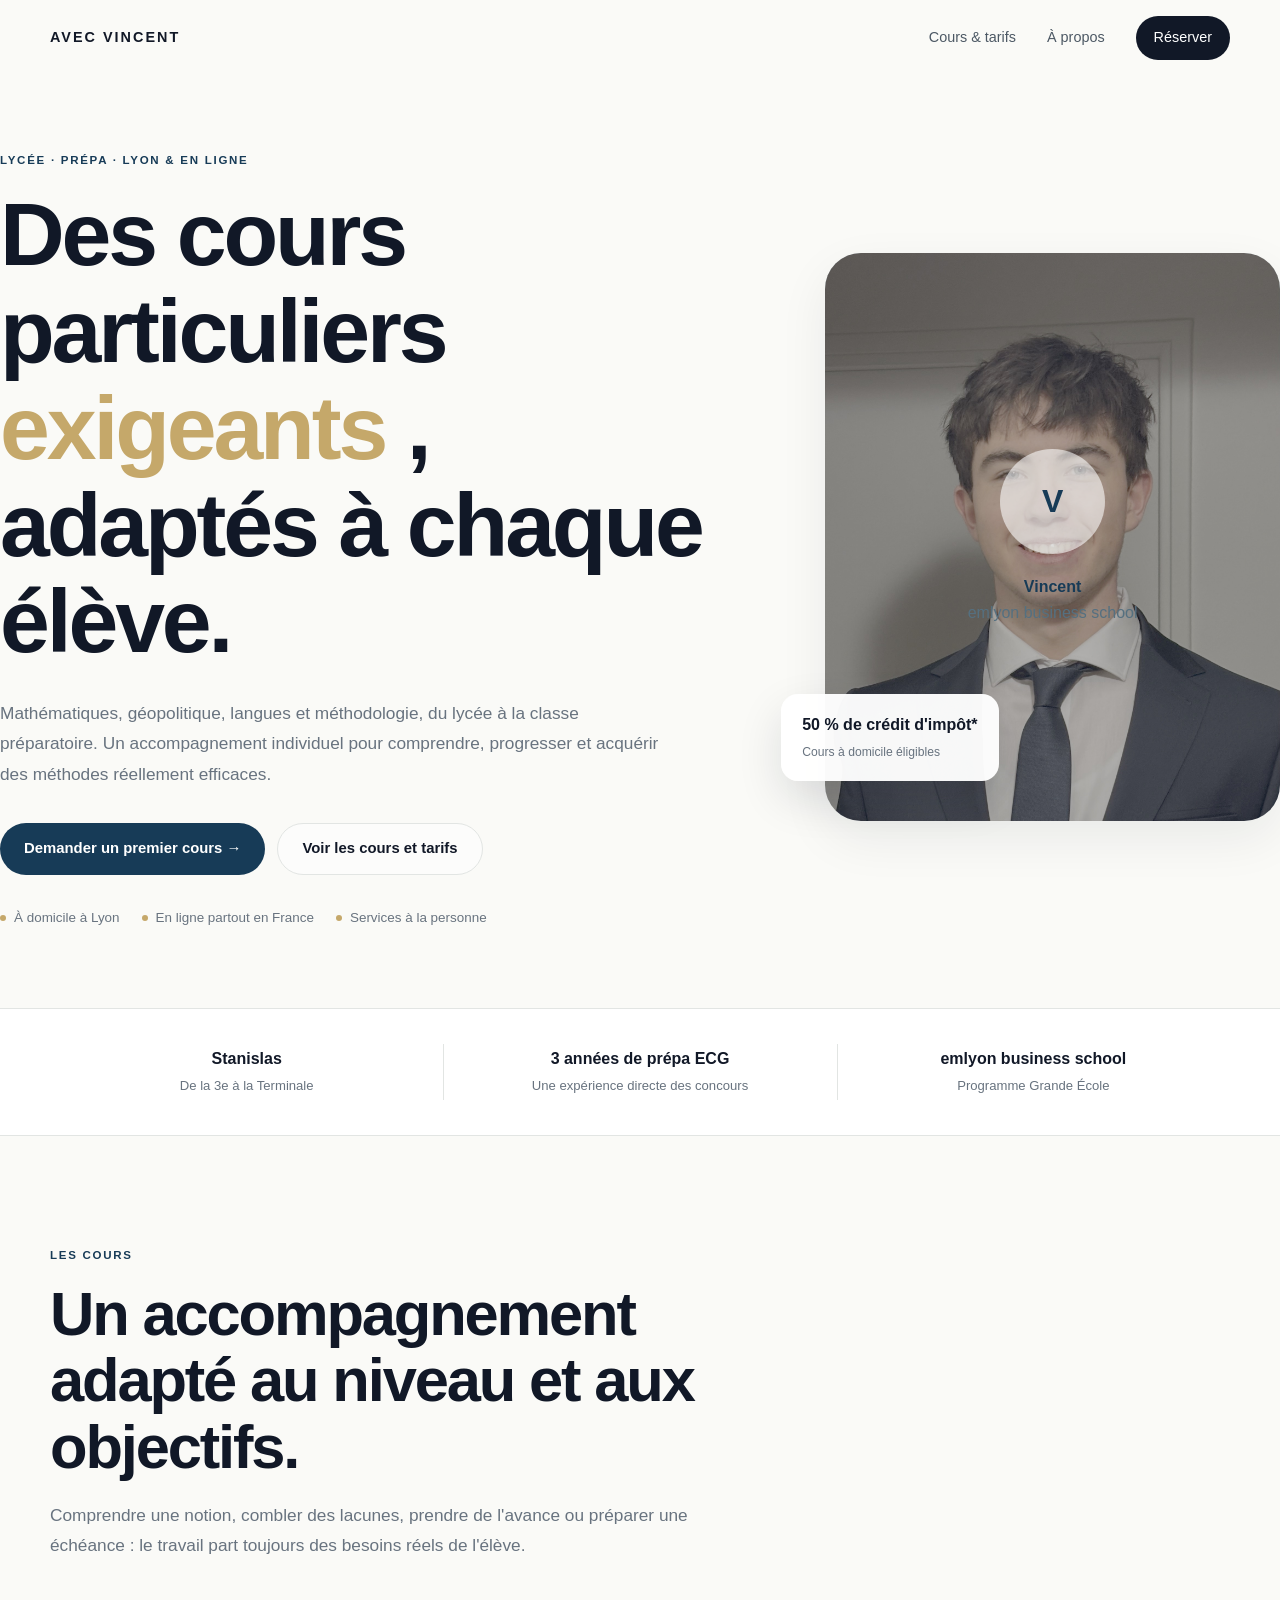
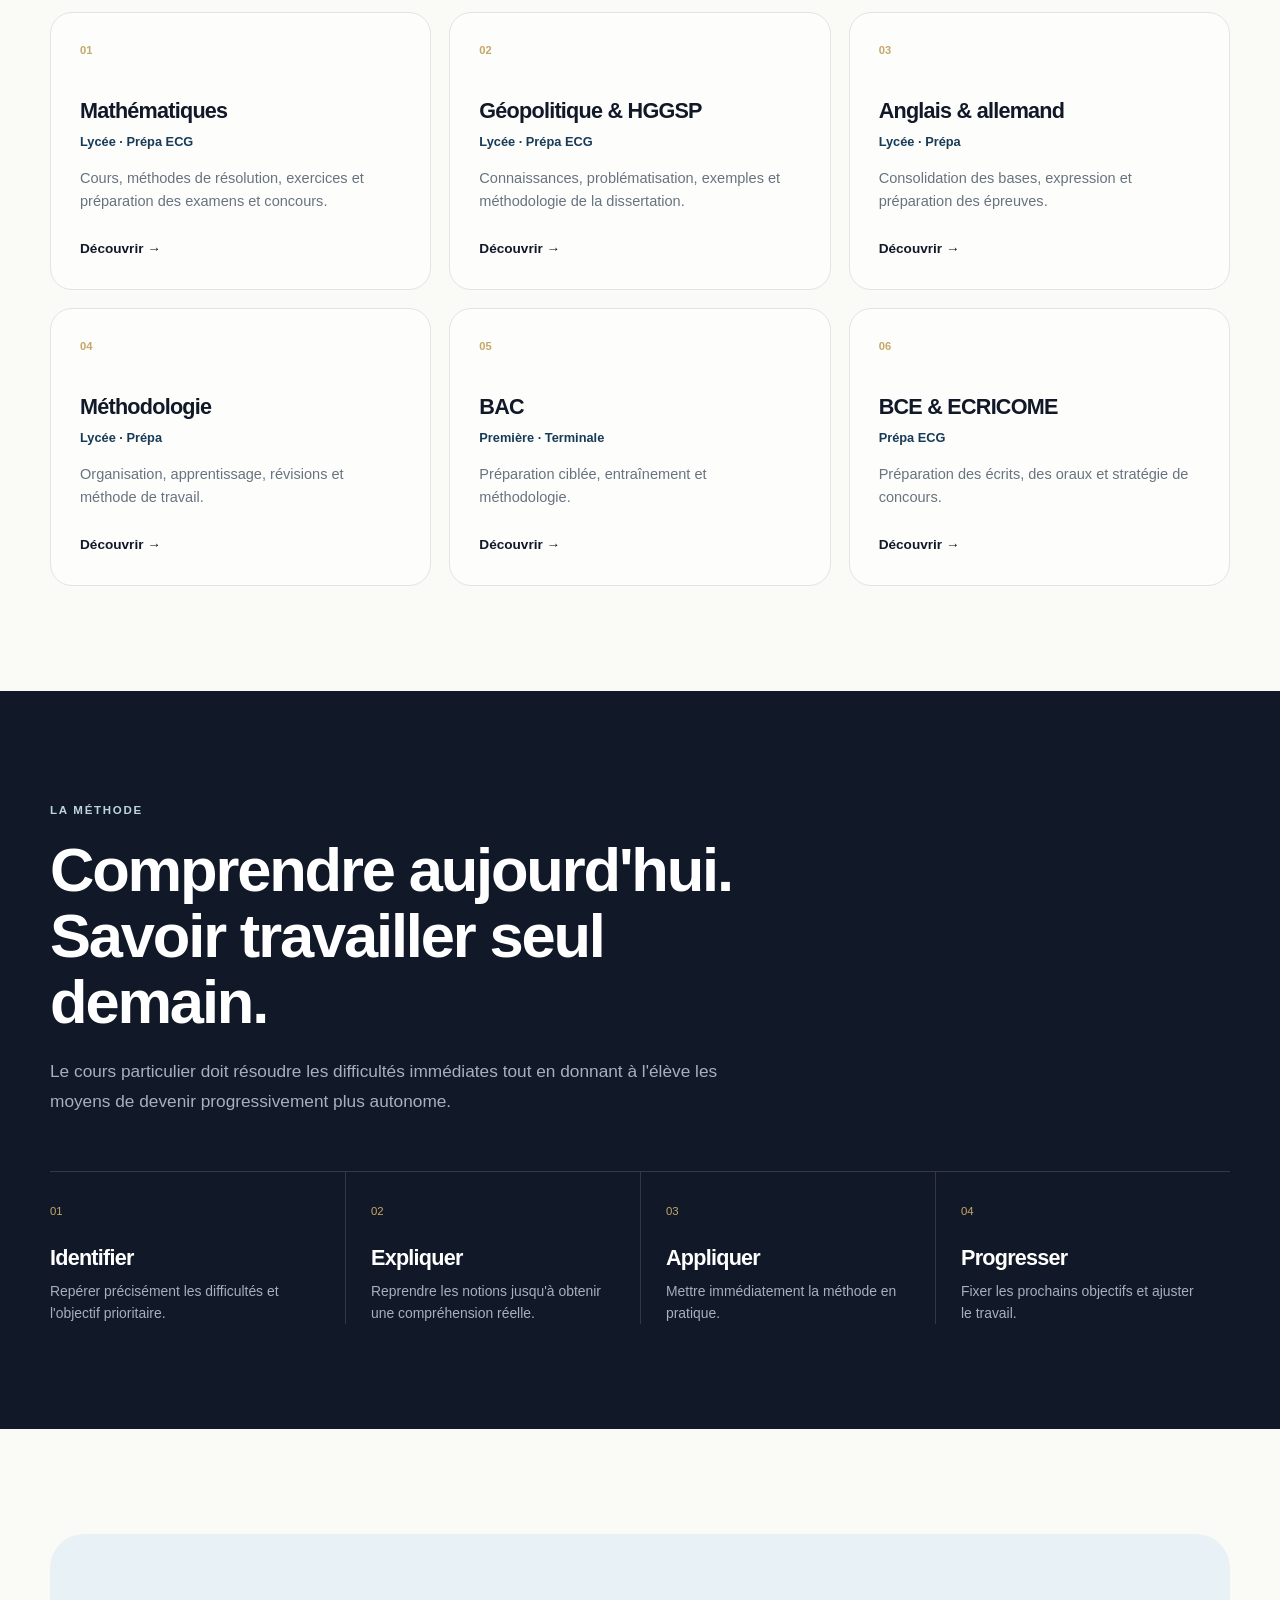
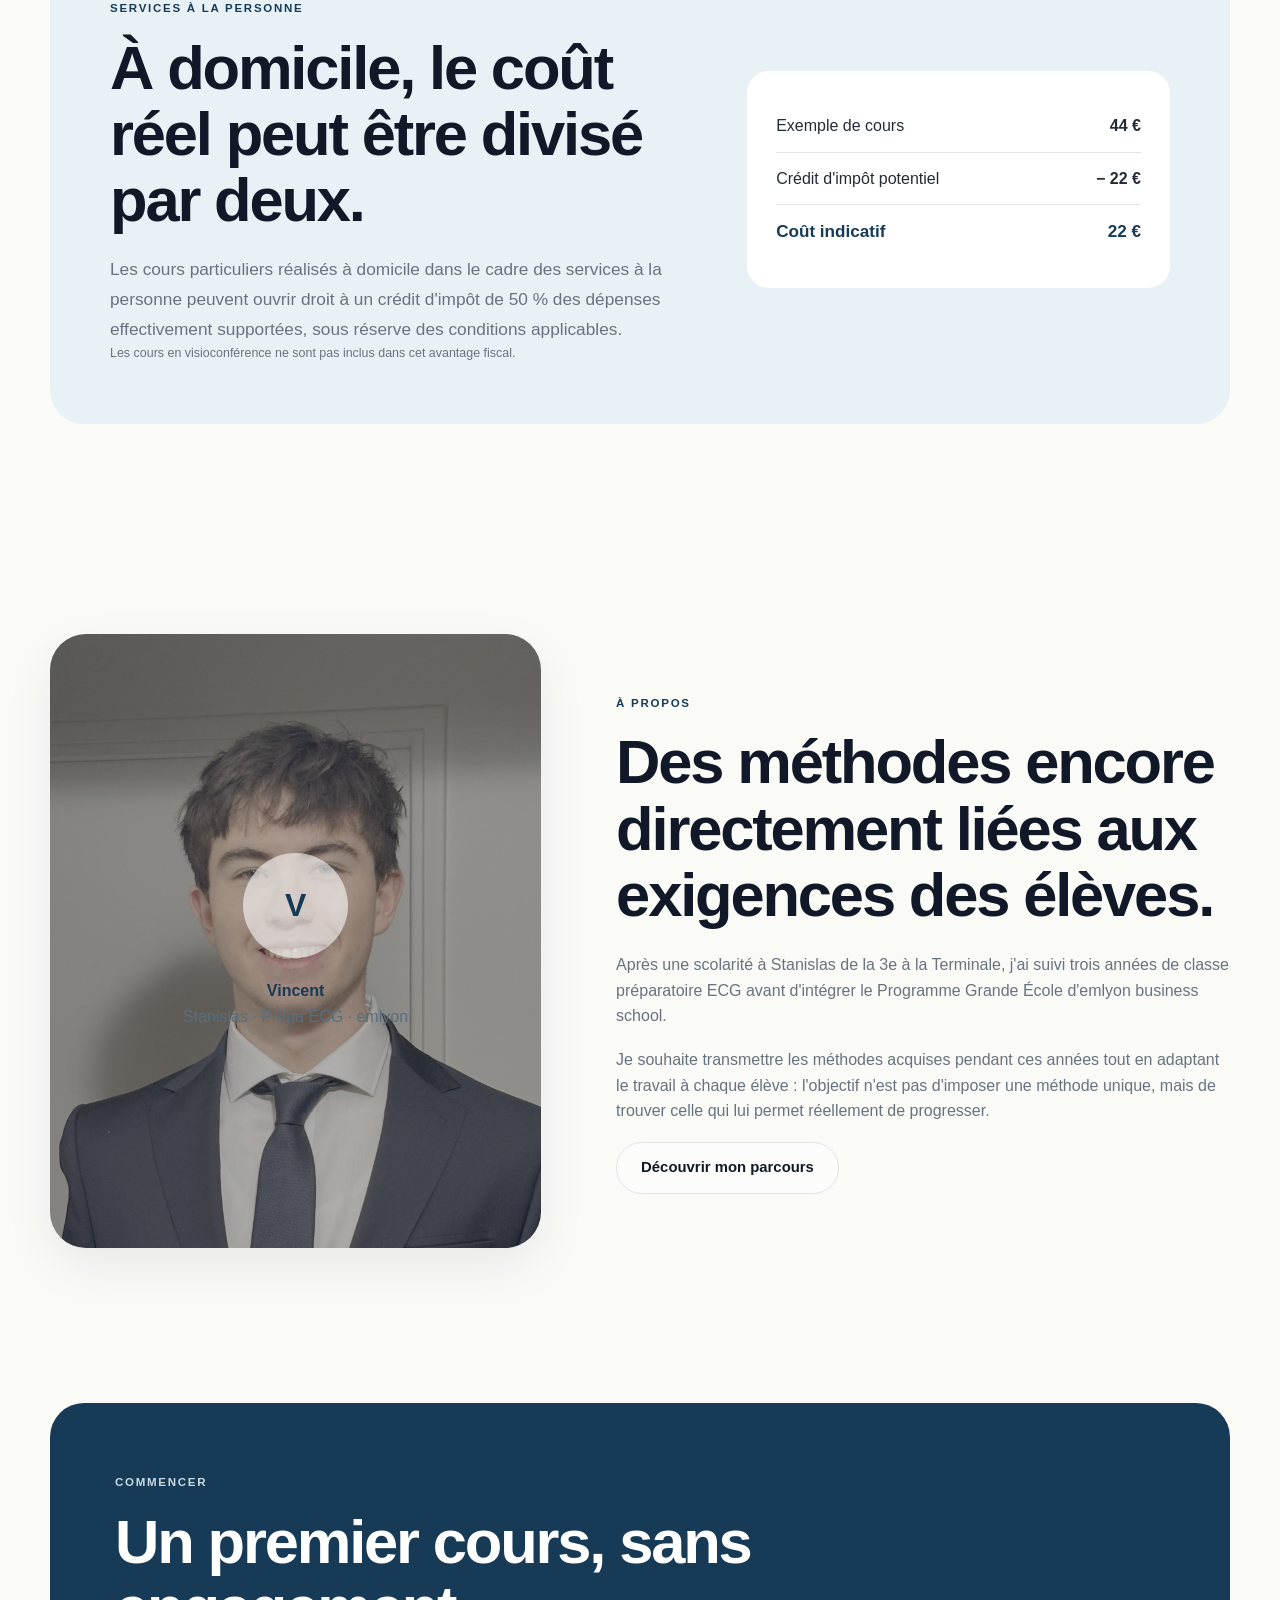
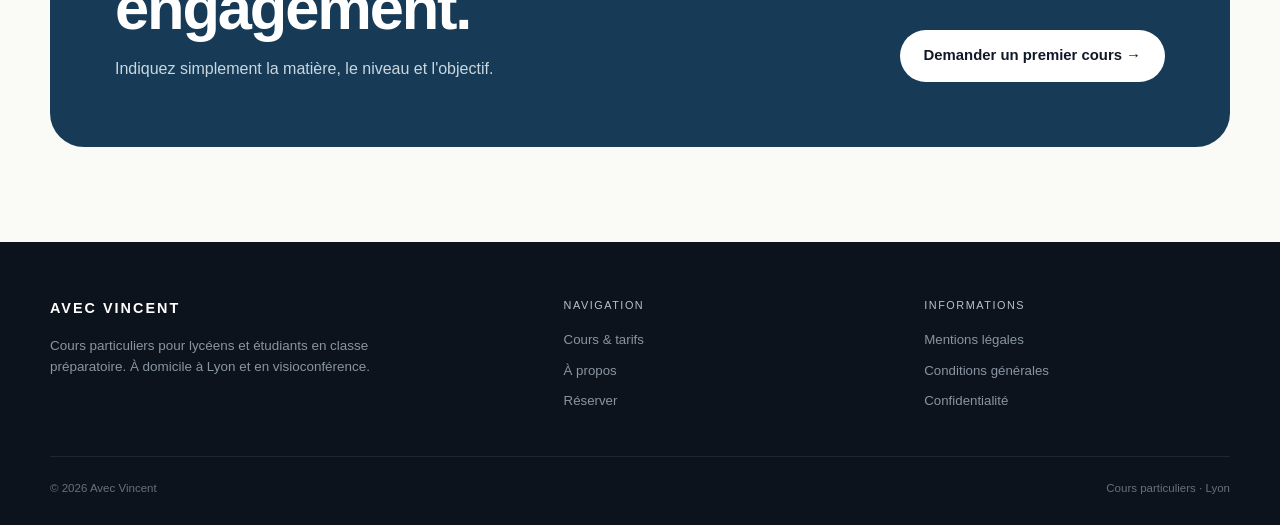
<file: index.html>
<!DOCTYPE html>

<html lang="fr">

<head>

<meta charset="UTF-8">

<meta
  name="viewport"
  content="width=device-width, initial-scale=1.0"
>

<title>
Avec Vincent — Cours particuliers lycée & prépa à Lyon
</title>

<meta
  name="description"
  content="Cours particuliers en mathématiques, géopolitique, anglais, allemand et méthodologie pour lycéens et étudiants en prépa. À Lyon ou en ligne."
>

<link rel="stylesheet" href="style.css">

</head>


<body data-page="home">


<header class="site-header">

<nav class="navbar">

<a
  href="index.html"
  class="logo"
>
AVEC VINCENT
</a>


<div class="desktop-nav">

<a
  href="cours.html"
  data-nav="cours"
>
Cours & tarifs
</a>

<a
  href="a-propos.html"
  data-nav="about"
>
À propos
</a>

<a
  href="reserver.html"
  class="nav-cta"
  data-nav="booking"
>
Réserver
</a>

</div>


<button
  class="menu-button"
  aria-label="Ouvrir le menu"
  aria-expanded="false"
>

<span></span>
<span></span>

</button>

</nav>

</header>


<div class="mobile-menu">

<a href="index.html">
Accueil
</a>

<a href="cours.html">
Cours & tarifs
</a>

<a href="a-propos.html">
À propos
</a>

<a href="reserver.html">
Réserver un cours
</a>

</div>


<main>


<section class="home-hero">

<div class="container hero-grid">


<div class="hero-content">

<span class="eyebrow">
Lycée · Prépa · Lyon & en ligne
</span>

<h1>
Des cours particuliers
<span class="gold">
exigeants
</span>,
adaptés à chaque élève.
</h1>

<p class="lead">
Mathématiques, géopolitique, langues et méthodologie,
du lycée à la classe préparatoire.
Un accompagnement individuel pour comprendre,
progresser et acquérir des méthodes réellement efficaces.
</p>


<div class="hero-actions">

<a
  href="reserver.html"
  class="button button-primary"
>
Demander un premier cours →
</a>

<a
  href="cours.html"
  class="button button-outline"
>
Voir les cours et tarifs
</a>

</div>


<div class="trust-line">

<div class="trust-item">
<span class="trust-dot"></span>
À domicile à Lyon
</div>

<div class="trust-item">
<span class="trust-dot"></span>
En ligne partout en France
</div>

<div class="trust-item">
<span class="trust-dot"></span>
Services à la personne
</div>

</div>

</div>


<div style="position:relative">

<div class="photo-card">

<div class="photo-fallback">

<div class="avatar">
V
</div>

<strong>
Vincent
</strong>

<span>
emlyon business school
</span>

</div>

<img
  class="profile-photo"
  src="images/vincent.jpeg"
  alt="Vincent — professeur particulier"
>

</div>


<div class="tax-floating">

<strong>
50 % de crédit d'impôt*
</strong>

<span>
Cours à domicile éligibles
</span>

</div>

</div>


</div>

</section>


<section class="credentials">

<div class="container credentials-grid">

<div class="credential">

<strong>
Stanislas
</strong>

<span>
De la 3e à la Terminale
</span>

</div>


<div class="credential">

<strong>
3 années de prépa ECG
</strong>

<span>
Une expérience directe des concours
</span>

</div>


<div class="credential">

<strong>
emlyon business school
</strong>

<span>
Programme Grande École
</span>

</div>

</div>

</section>


<section class="section">

<div class="container">

<div class="section-header reveal">

<span class="eyebrow">
Les cours
</span>

<h2>
Un accompagnement adapté au niveau et aux objectifs.
</h2>

<p class="lead">
Comprendre une notion, combler des lacunes,
prendre de l'avance ou préparer une échéance :
le travail part toujours des besoins réels de l'élève.
</p>

</div>


<div class="cards-3">


<article class="card reveal">

<span class="card-number">
01
</span>

<h3>
Mathématiques
</h3>

<div class="card-level">
Lycée · Prépa ECG
</div>

<p>
Cours, méthodes de résolution,
exercices et préparation des examens et concours.
</p>

<a
  href="cours.html#maths"
  class="card-link"
>
Découvrir →
</a>

</article>


<article class="card reveal">

<span class="card-number">
02
</span>

<h3>
Géopolitique & HGGSP
</h3>

<div class="card-level">
Lycée · Prépa ECG
</div>

<p>
Connaissances, problématisation,
exemples et méthodologie de la dissertation.
</p>

<a
  href="cours.html#geopolitique"
  class="card-link"
>
Découvrir →
</a>

</article>


<article class="card reveal">

<span class="card-number">
03
</span>

<h3>
Anglais & allemand
</h3>

<div class="card-level">
Lycée · Prépa
</div>

<p>
Consolidation des bases,
expression et préparation des épreuves.
</p>

<a
  href="cours.html#langues"
  class="card-link"
>
Découvrir →
</a>

</article>


<article class="card reveal">

<span class="card-number">
04
</span>

<h3>
Méthodologie
</h3>

<div class="card-level">
Lycée · Prépa
</div>

<p>
Organisation, apprentissage,
révisions et méthode de travail.
</p>

<a
  href="cours.html#methode"
  class="card-link"
>
Découvrir →
</a>

</article>


<article class="card reveal">

<span class="card-number">
05
</span>

<h3>
BAC
</h3>

<div class="card-level">
Première · Terminale
</div>

<p>
Préparation ciblée,
entraînement et méthodologie.
</p>

<a
  href="cours.html#concours"
  class="card-link"
>
Découvrir →
</a>

</article>


<article class="card reveal">

<span class="card-number">
06
</span>

<h3>
BCE & ECRICOME
</h3>

<div class="card-level">
Prépa ECG
</div>

<p>
Préparation des écrits,
des oraux et stratégie de concours.
</p>

<a
  href="cours.html#concours"
  class="card-link"
>
Découvrir →
</a>

</article>


</div>

</div>

</section>


<section class="section section-dark">

<div class="container">

<div class="section-header reveal">

<span class="eyebrow">
La méthode
</span>

<h2>
Comprendre aujourd'hui.
Savoir travailler seul demain.
</h2>

<p class="lead">
Le cours particulier doit résoudre les difficultés
immédiates tout en donnant à l'élève les moyens
de devenir progressivement plus autonome.
</p>

</div>


<div class="method-grid">


<div class="method-item reveal">

<span class="method-number">
01
</span>

<h3>
Identifier
</h3>

<p>
Repérer précisément les difficultés
et l'objectif prioritaire.
</p>

</div>


<div class="method-item reveal">

<span class="method-number">
02
</span>

<h3>
Expliquer
</h3>

<p>
Reprendre les notions jusqu'à obtenir
une compréhension réelle.
</p>

</div>


<div class="method-item reveal">

<span class="method-number">
03
</span>

<h3>
Appliquer
</h3>

<p>
Mettre immédiatement la méthode
en pratique.
</p>

</div>


<div class="method-item reveal">

<span class="method-number">
04
</span>

<h3>
Progresser
</h3>

<p>
Fixer les prochains objectifs
et ajuster le travail.
</p>

</div>


</div>

</div>

</section>


<section class="section">

<div class="container">

<div class="sap-box reveal">

<div class="sap-grid">


<div>

<span class="eyebrow">
Services à la personne
</span>

<h2>
À domicile,
le coût réel peut être divisé par deux.
</h2>

<p class="lead">
Les cours particuliers réalisés à domicile
dans le cadre des services à la personne
peuvent ouvrir droit à un crédit d'impôt de 50 %
des dépenses effectivement supportées,
sous réserve des conditions applicables.
</p>

<p class="small">
Les cours en visioconférence ne sont pas inclus
dans cet avantage fiscal.
</p>

</div>


<div class="price-example">

<div class="price-example-row">

<span>
Exemple de cours
</span>

<strong>
44 €
</strong>

</div>


<div class="price-example-row">

<span>
Crédit d'impôt potentiel
</span>

<strong>
− 22 €
</strong>

</div>


<div class="price-example-row total">

<span>
Coût indicatif
</span>

<strong>
22 €
</strong>

</div>

</div>


</div>

</div>

</div>

</section>


<section class="section">

<div class="container about-grid">


<div class="photo-card reveal">

<div class="photo-fallback">

<div class="avatar">
V
</div>

<strong>
Vincent
</strong>

<span>
Stanislas · Prépa ECG · emlyon
</span>

</div>

<img
  class="profile-photo"
  src="images/vincent.jpeg"
  alt="Vincent"
>

</div>


<div class="about-copy reveal">

<span class="eyebrow">
À propos
</span>

<h2>
Des méthodes encore directement liées aux exigences des élèves.
</h2>

<p>
Après une scolarité à Stanislas de la 3e à la Terminale,
j'ai suivi trois années de classe préparatoire ECG
avant d'intégrer le Programme Grande École
d'emlyon business school.
</p>

<p>
Je souhaite transmettre les méthodes acquises pendant
ces années tout en adaptant le travail à chaque élève :
l'objectif n'est pas d'imposer une méthode unique,
mais de trouver celle qui lui permet réellement de progresser.
</p>

<a
  href="a-propos.html"
  class="button button-outline"
>
Découvrir mon parcours
</a>

</div>


</div>

</section>


<section class="final-cta">

<div class="container">

<div class="cta-box reveal">

<div>

<span
  class="eyebrow"
  style="color:#c7dbe5"
>
Commencer
</span>

<h2>
Un premier cours,
sans engagement.
</h2>

<p>
Indiquez simplement la matière,
le niveau et l'objectif.
</p>

</div>


<a
  href="reserver.html"
  class="button"
>
Demander un premier cours →
</a>

</div>

</div>

</section>


</main>


<footer class="site-footer">

<div class="container">

<div class="footer-grid">


<div>

<div class="footer-logo">
AVEC VINCENT
</div>

<p class="footer-description">
Cours particuliers pour lycéens
et étudiants en classe préparatoire.
À domicile à Lyon et en visioconférence.
</p>

</div>


<div>

<div class="footer-title">
Navigation
</div>

<div class="footer-links">

<a href="cours.html">
Cours & tarifs
</a>

<a href="a-propos.html">
À propos
</a>

<a href="reserver.html">
Réserver
</a>

</div>

</div>


<div>

<div class="footer-title">
Informations
</div>

<div class="footer-links">

<a href="legal.html">
Mentions légales
</a>

<a href="legal.html#cgv">
Conditions générales
</a>

<a href="legal.html#confidentialite">
Confidentialité
</a>

</div>

</div>


</div>


<div class="footer-bottom">

<span>
© <span data-year></span> Avec Vincent
</span>

<span>
Cours particuliers · Lyon
</span>

</div>

</div>

</footer>


<script src="script.js"></script>

</body>

</html>
</file>
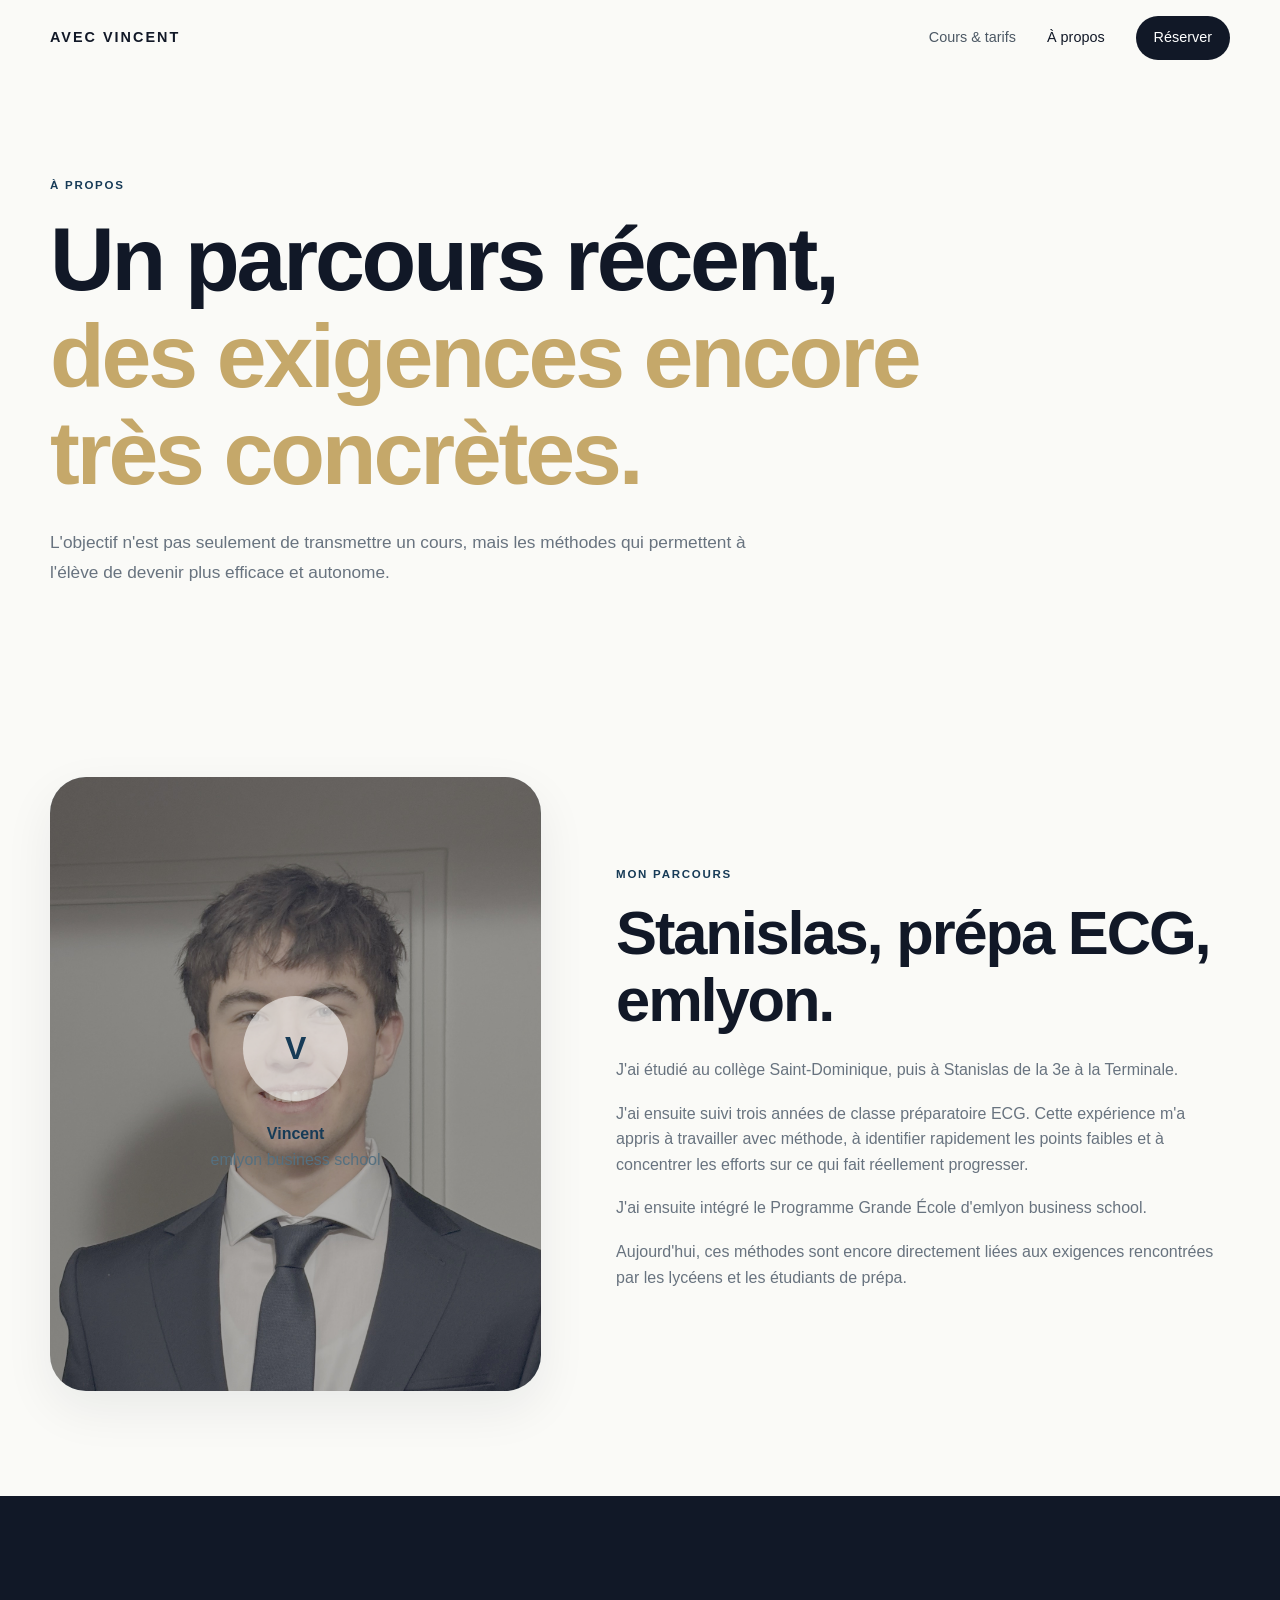
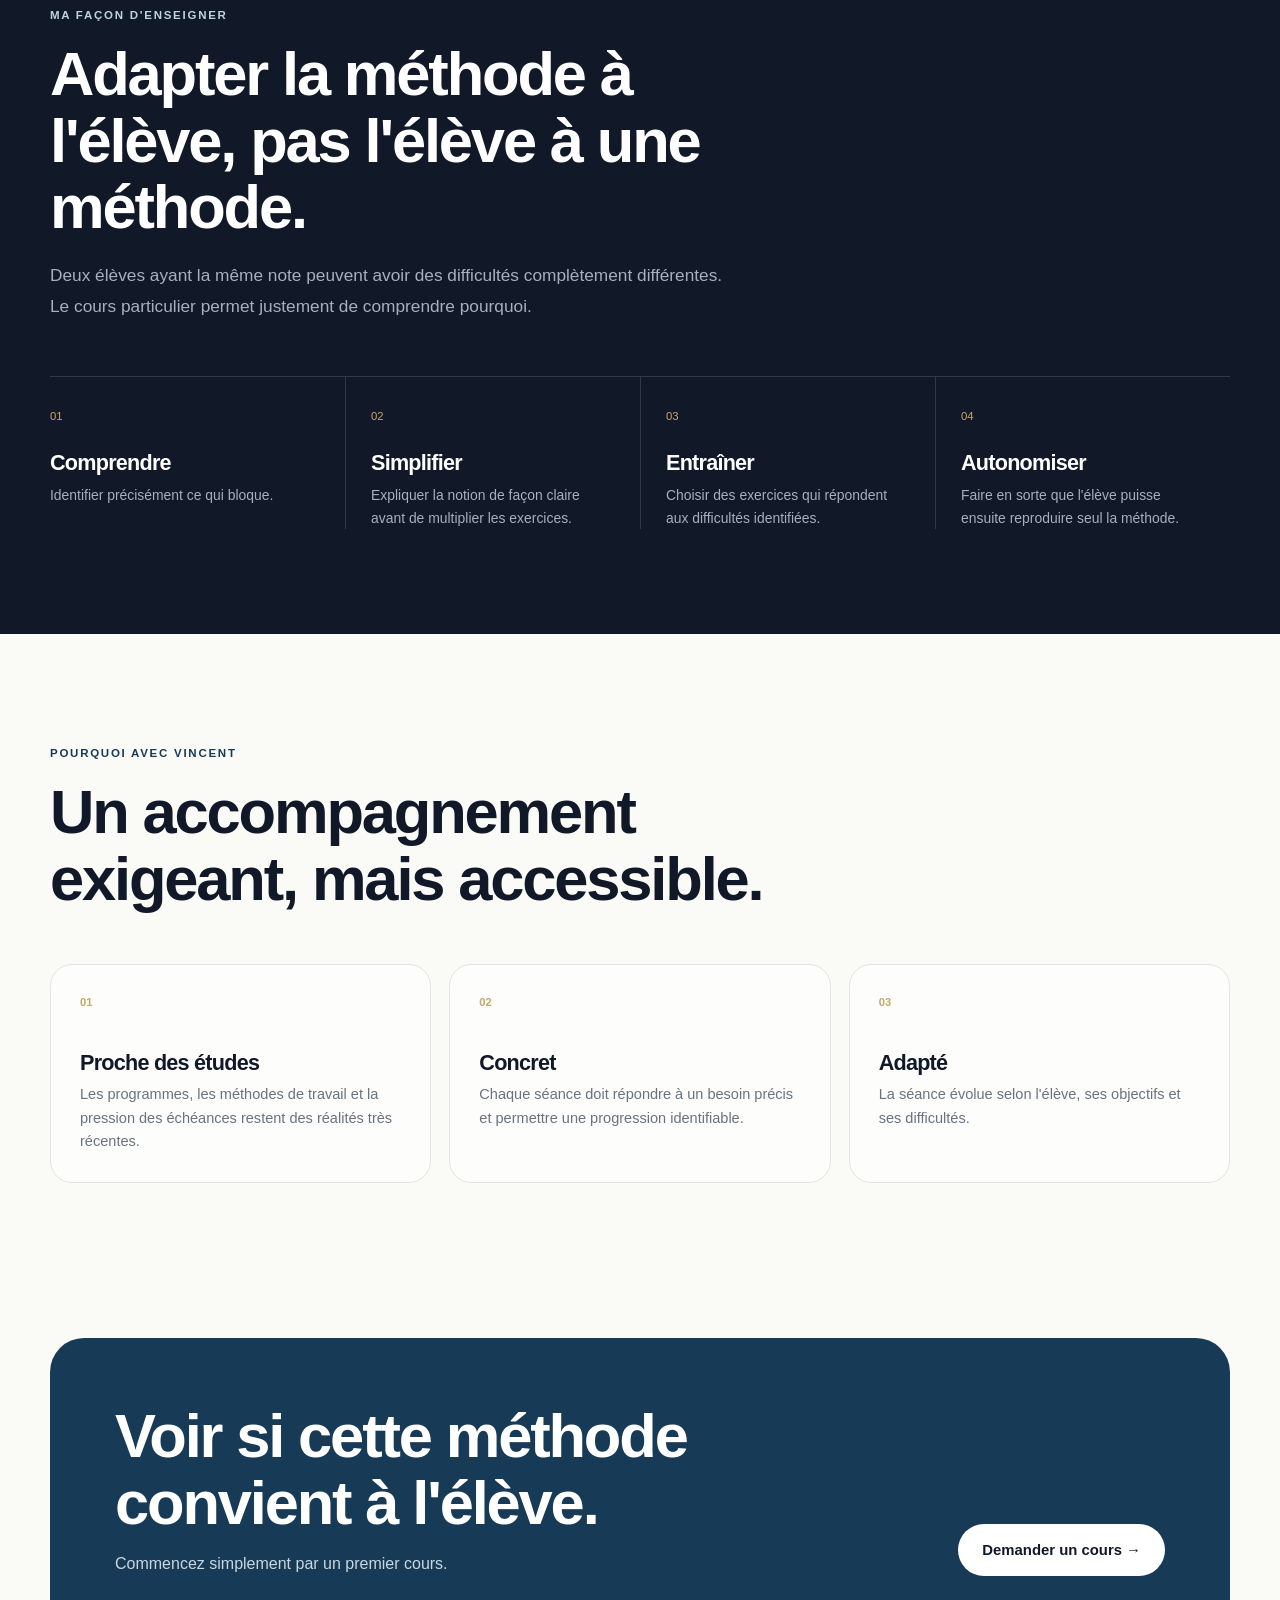
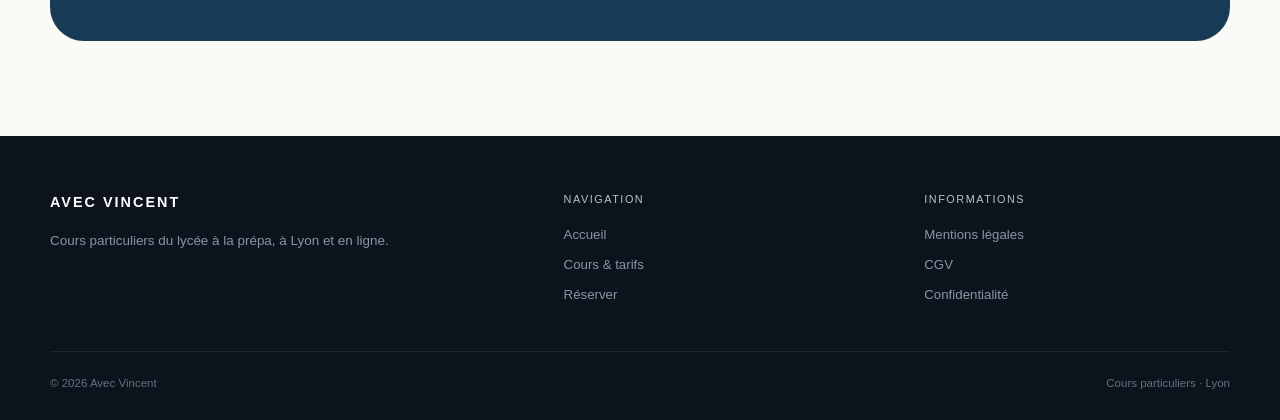
<file: a-propos.html>
<!DOCTYPE html>

<html lang="fr">

<head>

<meta charset="UTF-8">

<meta
  name="viewport"
  content="width=device-width, initial-scale=1.0"
>

<title>
À propos — Avec Vincent
</title>

<meta
  name="description"
  content="Découvrez Vincent, étudiant à emlyon business school après trois années de classe préparatoire ECG."
>

<link rel="stylesheet" href="style.css">

</head>


<body data-page="about">


<header class="site-header">

<nav class="navbar">

<a href="index.html" class="logo">
AVEC VINCENT
</a>

<div class="desktop-nav">

<a
  href="cours.html"
>
Cours & tarifs
</a>

<a
  href="a-propos.html"
  data-nav="about"
>
À propos
</a>

<a
  href="reserver.html"
  class="nav-cta"
>
Réserver
</a>

</div>

<button
  class="menu-button"
  aria-label="Ouvrir le menu"
  aria-expanded="false"
>
<span></span>
<span></span>
</button>

</nav>

</header>


<div class="mobile-menu">

<a href="index.html">
Accueil
</a>

<a href="cours.html">
Cours & tarifs
</a>

<a href="a-propos.html">
À propos
</a>

<a href="reserver.html">
Réserver
</a>

</div>


<main>


<section class="page-hero">

<div class="container">

<span class="eyebrow">
À propos
</span>

<h1>
Un parcours récent,
<span class="gold">
des exigences encore très concrètes.
</span>
</h1>

<p class="lead">
L'objectif n'est pas seulement de transmettre
un cours, mais les méthodes qui permettent
à l'élève de devenir plus efficace et autonome.
</p>

</div>

</section>


<section class="section">

<div class="container about-grid">


<div class="photo-card">

<div class="photo-fallback">

<div class="avatar">
V
</div>

<strong>
Vincent
</strong>

<span>
emlyon business school
</span>

</div>

<img
  class="profile-photo"
  src="images/vincent.jpeg"
  alt="Vincent"
>

</div>


<div class="about-copy">

<span class="eyebrow">
Mon parcours
</span>

<h2>
Stanislas,
prépa ECG,
emlyon.
</h2>

<p>
J'ai étudié au collège Saint-Dominique,
puis à Stanislas de la 3e à la Terminale.
</p>

<p>
J'ai ensuite suivi trois années
de classe préparatoire ECG.
Cette expérience m'a appris à travailler
avec méthode, à identifier rapidement
les points faibles et à concentrer les efforts
sur ce qui fait réellement progresser.
</p>

<p>
J'ai ensuite intégré le Programme Grande École
d'emlyon business school.
</p>

<p>
Aujourd'hui, ces méthodes sont encore directement
liées aux exigences rencontrées par les lycéens
et les étudiants de prépa.
</p>

</div>


</div>

</section>


<section class="section section-dark">

<div class="container">

<div class="section-header">

<span class="eyebrow">
Ma façon d'enseigner
</span>

<h2>
Adapter la méthode à l'élève,
pas l'élève à une méthode.
</h2>

<p class="lead">
Deux élèves ayant la même note
peuvent avoir des difficultés complètement différentes.
Le cours particulier permet justement de comprendre pourquoi.
</p>

</div>


<div class="method-grid">


<div class="method-item">

<span class="method-number">
01
</span>

<h3>
Comprendre
</h3>

<p>
Identifier précisément ce qui bloque.
</p>

</div>


<div class="method-item">

<span class="method-number">
02
</span>

<h3>
Simplifier
</h3>

<p>
Expliquer la notion de façon claire
avant de multiplier les exercices.
</p>

</div>


<div class="method-item">

<span class="method-number">
03
</span>

<h3>
Entraîner
</h3>

<p>
Choisir des exercices qui répondent
aux difficultés identifiées.
</p>

</div>


<div class="method-item">

<span class="method-number">
04
</span>

<h3>
Autonomiser
</h3>

<p>
Faire en sorte que l'élève puisse
ensuite reproduire seul la méthode.
</p>

</div>


</div>

</div>

</section>


<section class="section">

<div class="container">

<div class="section-header">

<span class="eyebrow">
Pourquoi Avec Vincent
</span>

<h2>
Un accompagnement exigeant,
mais accessible.
</h2>

</div>


<div class="cards-3">


<div class="card">

<span class="card-number">
01
</span>

<h3>
Proche des études
</h3>

<p>
Les programmes, les méthodes de travail
et la pression des échéances restent
des réalités très récentes.
</p>

</div>


<div class="card">

<span class="card-number">
02
</span>

<h3>
Concret
</h3>

<p>
Chaque séance doit répondre
à un besoin précis et permettre
une progression identifiable.
</p>

</div>


<div class="card">

<span class="card-number">
03
</span>

<h3>
Adapté
</h3>

<p>
La séance évolue selon l'élève,
ses objectifs et ses difficultés.
</p>

</div>


</div>

</div>

</section>


<section class="final-cta">

<div class="container">

<div class="cta-box">

<div>

<h2>
Voir si cette méthode
convient à l'élève.
</h2>

<p>
Commencez simplement par un premier cours.
</p>

</div>

<a
  href="reserver.html"
  class="button"
>
Demander un cours →
</a>

</div>

</div>

</section>


</main>


<footer class="site-footer">

<div class="container">

<div class="footer-grid">

<div>

<div class="footer-logo">
AVEC VINCENT
</div>

<p class="footer-description">
Cours particuliers du lycée à la prépa,
à Lyon et en ligne.
</p>

</div>

<div>

<div class="footer-title">
Navigation
</div>

<div class="footer-links">

<a href="index.html">Accueil</a>

<a href="cours.html">Cours & tarifs</a>

<a href="reserver.html">Réserver</a>

</div>

</div>

<div>

<div class="footer-title">
Informations
</div>

<div class="footer-links">

<a href="legal.html">Mentions légales</a>

<a href="legal.html#cgv">CGV</a>

<a href="legal.html#confidentialite">
Confidentialité
</a>

</div>

</div>

</div>


<div class="footer-bottom">

<span>
© <span data-year></span> Avec Vincent
</span>

<span>
Cours particuliers · Lyon
</span>

</div>

</div>

</footer>


<script src="script.js"></script>

</body>

</html>
</file>
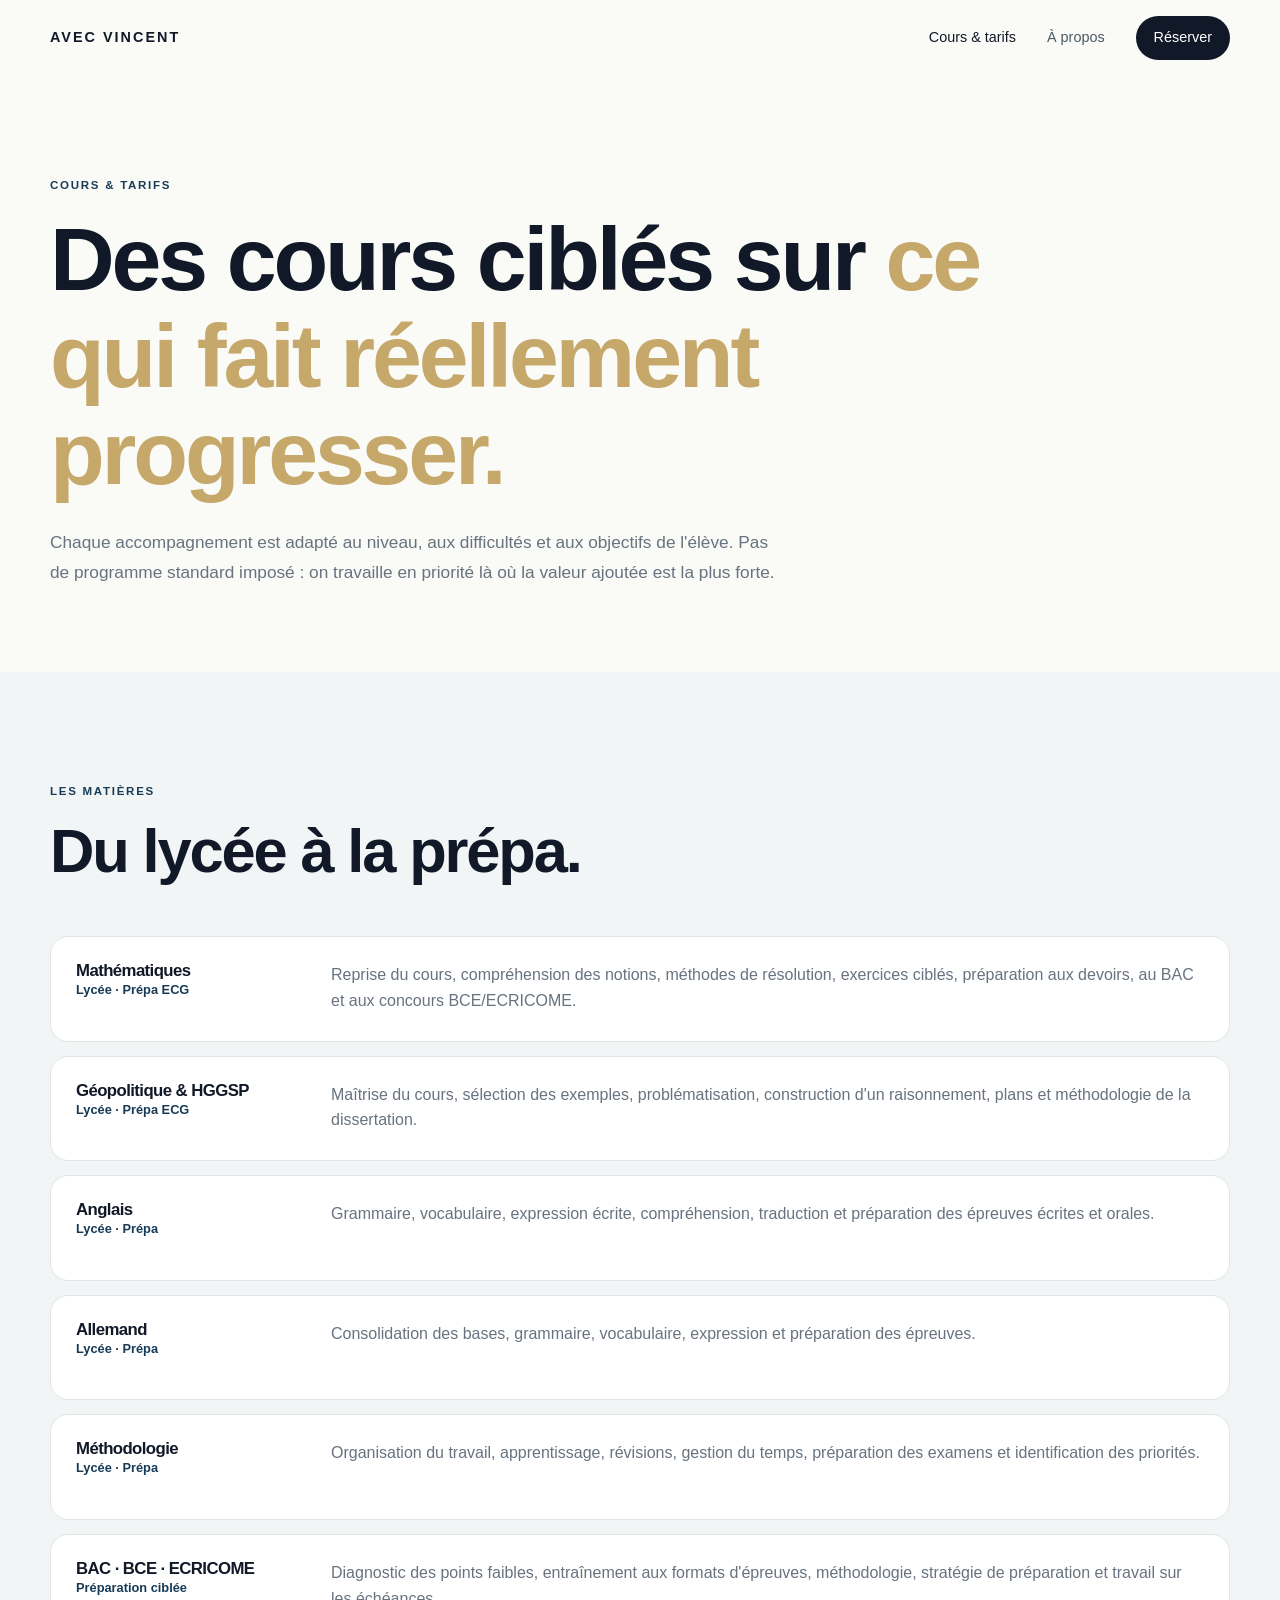
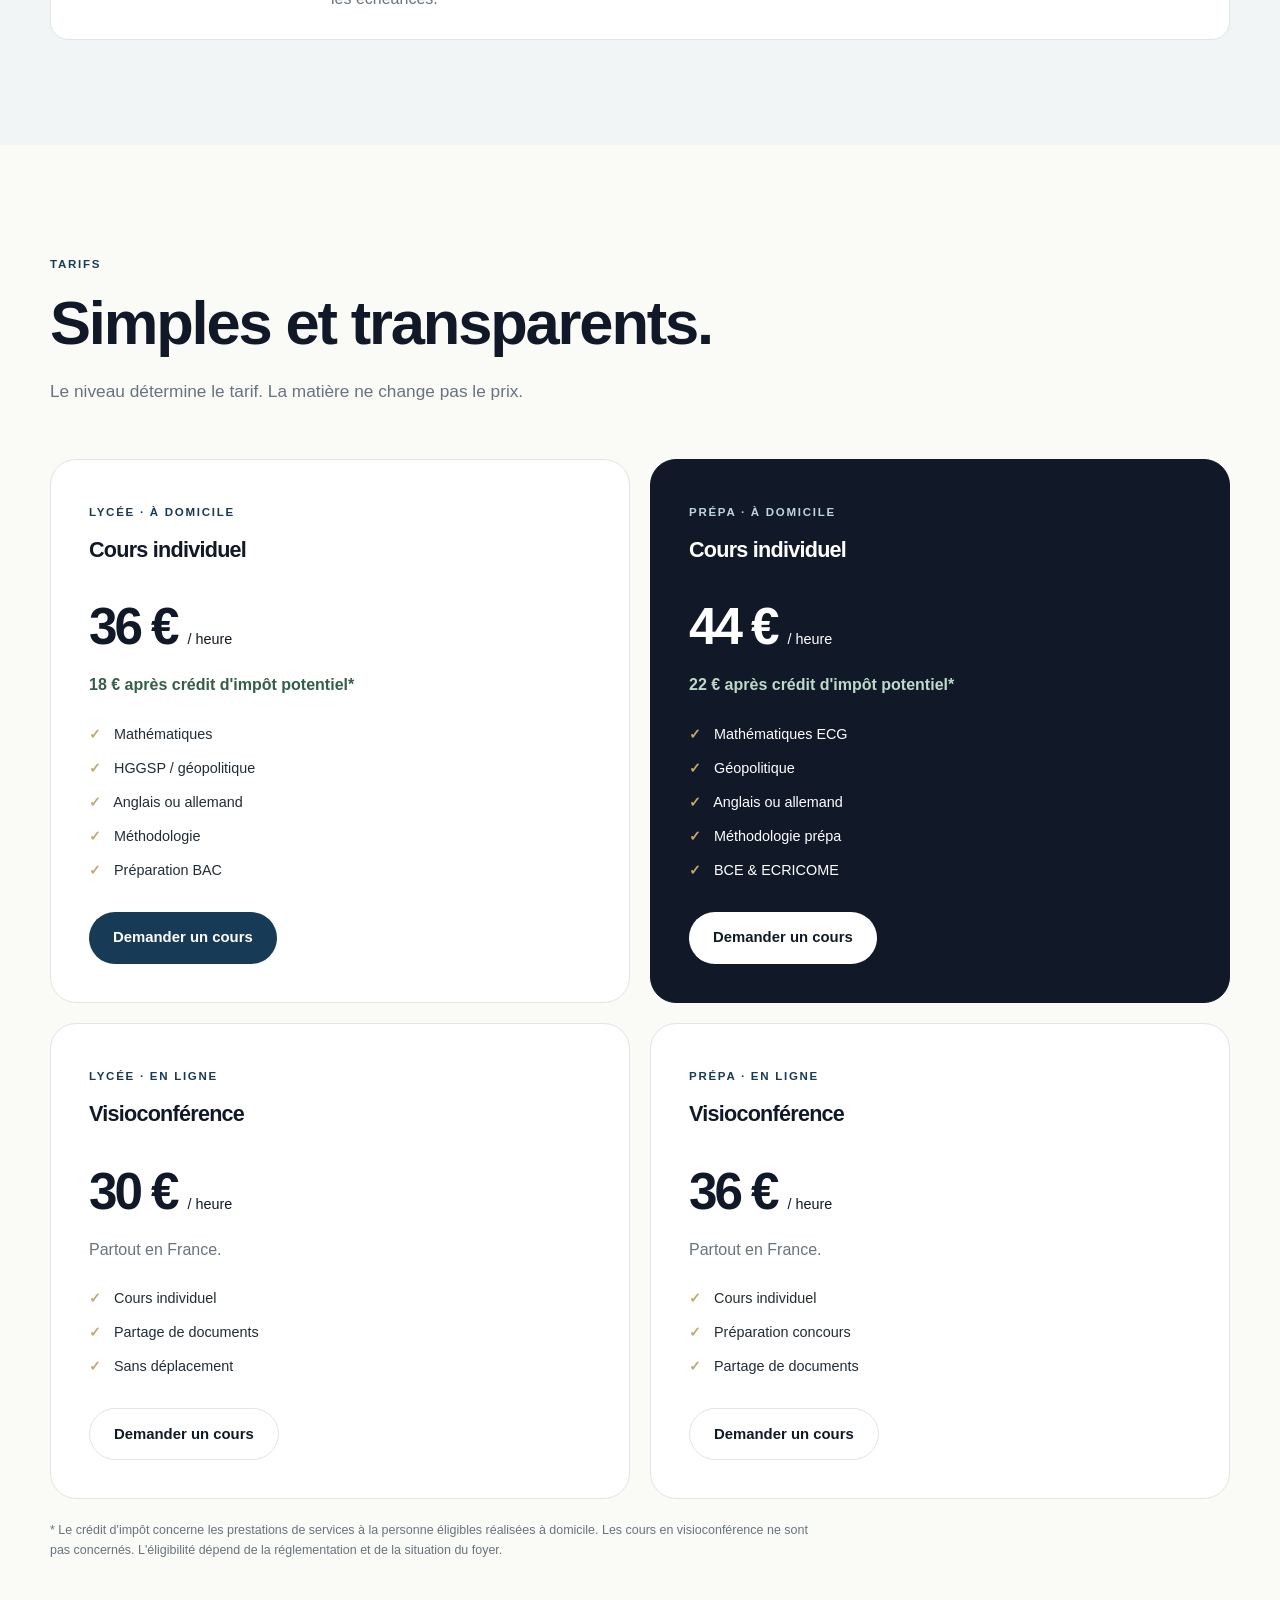
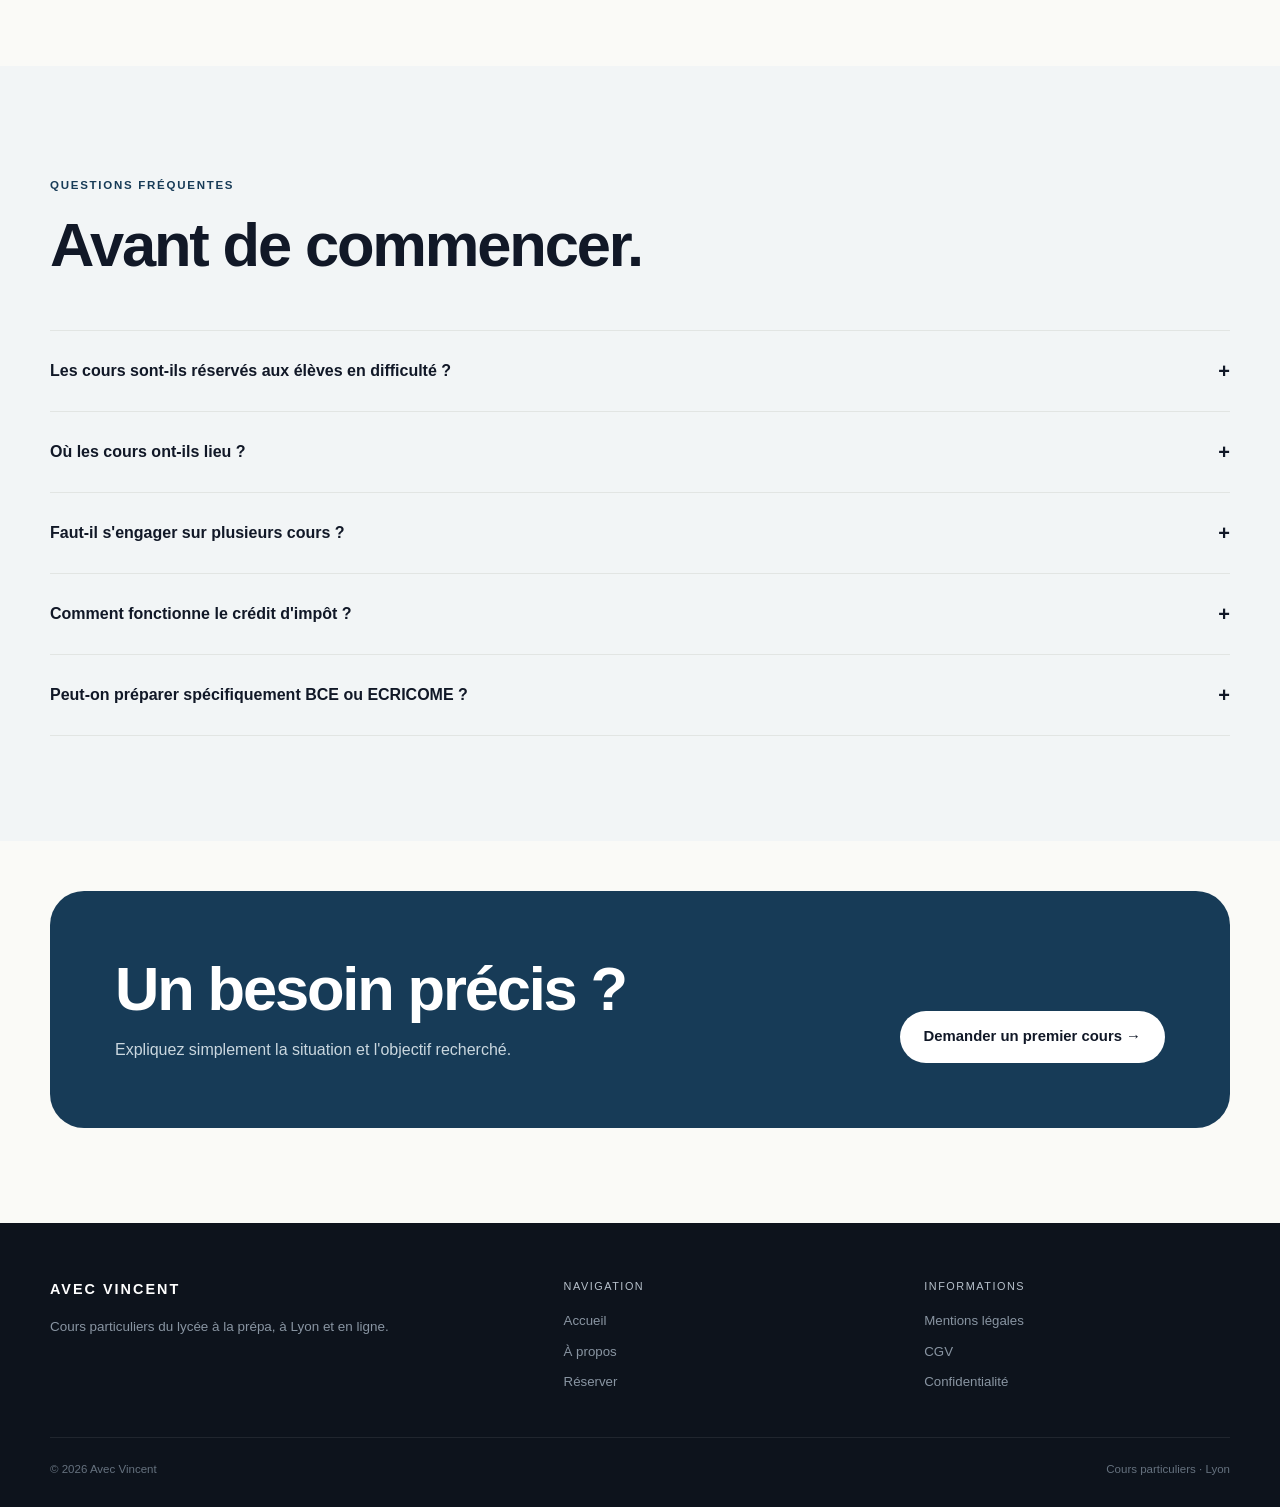
<file: cours.html>
<!DOCTYPE html>

<html lang="fr">

<head>

<meta charset="UTF-8">

<meta
  name="viewport"
  content="width=device-width, initial-scale=1.0"
>

<title>
Cours particuliers & tarifs — Avec Vincent
</title>

<meta
  name="description"
  content="Mathématiques, géopolitique, anglais, allemand et méthodologie du lycée à la prépa. Découvrez les cours et tarifs Avec Vincent."
>

<link rel="stylesheet" href="style.css">

</head>


<body data-page="cours">


<header class="site-header">

<nav class="navbar">

<a href="index.html" class="logo">
AVEC VINCENT
</a>

<div class="desktop-nav">

<a
  href="cours.html"
  data-nav="cours"
>
Cours & tarifs
</a>

<a
  href="a-propos.html"
  data-nav="about"
>
À propos
</a>

<a
  href="reserver.html"
  class="nav-cta"
>
Réserver
</a>

</div>

<button
  class="menu-button"
  aria-label="Ouvrir le menu"
  aria-expanded="false"
>
<span></span>
<span></span>
</button>

</nav>

</header>


<div class="mobile-menu">

<a href="index.html">
Accueil
</a>

<a href="cours.html">
Cours & tarifs
</a>

<a href="a-propos.html">
À propos
</a>

<a href="reserver.html">
Réserver
</a>

</div>


<main>


<section class="page-hero">

<div class="container">

<span class="eyebrow">
Cours & tarifs
</span>

<h1>
Des cours ciblés sur
<span class="gold">
ce qui fait réellement progresser.
</span>
</h1>

<p class="lead">
Chaque accompagnement est adapté au niveau,
aux difficultés et aux objectifs de l'élève.
Pas de programme standard imposé :
on travaille en priorité là où la valeur ajoutée est la plus forte.
</p>

</div>

</section>


<section class="section section-soft">

<div class="container">

<div class="section-header">

<span class="eyebrow">
Les matières
</span>

<h2>
Du lycée à la prépa.
</h2>

</div>


<div class="course-list">


<article
  class="course-row reveal"
  id="maths"
>

<div>

<h3>
Mathématiques
</h3>

<div class="card-level">
Lycée · Prépa ECG
</div>

</div>

<p>
Reprise du cours, compréhension des notions,
méthodes de résolution, exercices ciblés,
préparation aux devoirs, au BAC
et aux concours BCE/ECRICOME.
</p>

</article>


<article
  class="course-row reveal"
  id="geopolitique"
>

<div>

<h3>
Géopolitique & HGGSP
</h3>

<div class="card-level">
Lycée · Prépa ECG
</div>

</div>

<p>
Maîtrise du cours, sélection des exemples,
problématisation, construction d'un raisonnement,
plans et méthodologie de la dissertation.
</p>

</article>


<article
  class="course-row reveal"
  id="langues"
>

<div>

<h3>
Anglais
</h3>

<div class="card-level">
Lycée · Prépa
</div>

</div>

<p>
Grammaire, vocabulaire, expression écrite,
compréhension, traduction et préparation
des épreuves écrites et orales.
</p>

</article>


<article class="course-row reveal">

<div>

<h3>
Allemand
</h3>

<div class="card-level">
Lycée · Prépa
</div>

</div>

<p>
Consolidation des bases,
grammaire, vocabulaire,
expression et préparation
des épreuves.
</p>

</article>


<article
  class="course-row reveal"
  id="methode"
>

<div>

<h3>
Méthodologie
</h3>

<div class="card-level">
Lycée · Prépa
</div>

</div>

<p>
Organisation du travail, apprentissage,
révisions, gestion du temps,
préparation des examens
et identification des priorités.
</p>

</article>


<article
  class="course-row reveal"
  id="concours"
>

<div>

<h3>
BAC · BCE · ECRICOME
</h3>

<div class="card-level">
Préparation ciblée
</div>

</div>

<p>
Diagnostic des points faibles,
entraînement aux formats d'épreuves,
méthodologie, stratégie de préparation
et travail sur les échéances.
</p>

</article>


</div>

</div>

</section>


<section class="section">

<div class="container">

<div class="section-header">

<span class="eyebrow">
Tarifs
</span>

<h2>
Simples et transparents.
</h2>

<p class="lead">
Le niveau détermine le tarif.
La matière ne change pas le prix.
</p>

</div>


<div class="pricing-grid">


<article class="pricing-card reveal">

<span class="eyebrow">
Lycée · À domicile
</span>

<h3>
Cours individuel
</h3>

<div class="price">
36 €
<small>/ heure</small>
</div>

<div class="tax-price">
18 € après crédit d'impôt potentiel*
</div>

<ul class="check-list">

<li>
Mathématiques
</li>

<li>
HGGSP / géopolitique
</li>

<li>
Anglais ou allemand
</li>

<li>
Méthodologie
</li>

<li>
Préparation BAC
</li>

</ul>

<a
  href="reserver.html"
  class="button button-primary"
>
Demander un cours
</a>

</article>


<article class="pricing-card featured reveal">

<span
  class="eyebrow"
  style="color:#bed5df"
>
Prépa · À domicile
</span>

<h3>
Cours individuel
</h3>

<div class="price">
44 €
<small>/ heure</small>
</div>

<div class="tax-price">
22 € après crédit d'impôt potentiel*
</div>

<ul class="check-list">

<li>
Mathématiques ECG
</li>

<li>
Géopolitique
</li>

<li>
Anglais ou allemand
</li>

<li>
Méthodologie prépa
</li>

<li>
BCE & ECRICOME
</li>

</ul>

<a
  href="reserver.html"
  class="button"
  style="background:white;color:#111827"
>
Demander un cours
</a>

</article>


<article class="pricing-card reveal">

<span class="eyebrow">
Lycée · En ligne
</span>

<h3>
Visioconférence
</h3>

<div class="price">
30 €
<small>/ heure</small>
</div>

<p>
Partout en France.
</p>

<ul class="check-list">

<li>
Cours individuel
</li>

<li>
Partage de documents
</li>

<li>
Sans déplacement
</li>

</ul>

<a
  href="reserver.html"
  class="button button-outline"
>
Demander un cours
</a>

</article>


<article class="pricing-card reveal">

<span class="eyebrow">
Prépa · En ligne
</span>

<h3>
Visioconférence
</h3>

<div class="price">
36 €
<small>/ heure</small>
</div>

<p>
Partout en France.
</p>

<ul class="check-list">

<li>
Cours individuel
</li>

<li>
Préparation concours
</li>

<li>
Partage de documents
</li>

</ul>

<a
  href="reserver.html"
  class="button button-outline"
>
Demander un cours
</a>

</article>


</div>


<p
  class="small"
  style="margin-top:22px;max-width:780px"
>
* Le crédit d'impôt concerne les prestations
de services à la personne éligibles réalisées à domicile.
Les cours en visioconférence ne sont pas concernés.
L'éligibilité dépend de la réglementation
et de la situation du foyer.
</p>


</div>

</section>


<section class="section section-soft">

<div class="container">

<div class="section-header">

<span class="eyebrow">
Questions fréquentes
</span>

<h2>
Avant de commencer.
</h2>

</div>


<div class="faq">


<div class="faq-item">

<button
  class="faq-button"
  aria-expanded="false"
>

<span>
Les cours sont-ils réservés aux élèves en difficulté ?
</span>

<span class="faq-icon">
+
</span>

</button>

<div class="faq-answer">

<p>
Non. L'accompagnement peut servir à combler
des lacunes, mais aussi à prendre de l'avance,
préparer un objectif ambitieux ou améliorer
sa méthode de travail.
</p>

</div>

</div>


<div class="faq-item">

<button
  class="faq-button"
  aria-expanded="false"
>

<span>
Où les cours ont-ils lieu ?
</span>

<span class="faq-icon">
+
</span>

</button>

<div class="faq-answer">

<p>
À domicile à Lyon lorsque le déplacement
est possible, ou en visioconférence
partout en France.
</p>

</div>

</div>


<div class="faq-item">

<button
  class="faq-button"
  aria-expanded="false"
>

<span>
Faut-il s'engager sur plusieurs cours ?
</span>

<span class="faq-icon">
+
</span>

</button>

<div class="faq-answer">

<p>
Non. Un premier cours permet d'abord
d'identifier les besoins et de vérifier
que l'accompagnement convient à l'élève.
</p>

</div>

</div>


<div class="faq-item">

<button
  class="faq-button"
  aria-expanded="false"
>

<span>
Comment fonctionne le crédit d'impôt ?
</span>

<span class="faq-icon">
+
</span>

</button>

<div class="faq-answer">

<p>
Les prestations de cours particuliers
réalisées à domicile dans le cadre
des services à la personne peuvent ouvrir
droit à un crédit d'impôt de 50 %
des dépenses effectivement supportées,
sous réserve des conditions applicables.
</p>

</div>

</div>


<div class="faq-item">

<button
  class="faq-button"
  aria-expanded="false"
>

<span>
Peut-on préparer spécifiquement BCE ou ECRICOME ?
</span>

<span class="faq-icon">
+
</span>

</button>

<div class="faq-answer">

<p>
Oui. Le travail peut être centré sur une matière,
la méthodologie, les annales,
la préparation des écrits ou des oraux.
</p>

</div>

</div>


</div>

</div>

</section>


<section class="final-cta">

<div class="container">

<div class="cta-box">

<div>

<h2>
Un besoin précis ?
</h2>

<p>
Expliquez simplement la situation
et l'objectif recherché.
</p>

</div>

<a
  href="reserver.html"
  class="button"
>
Demander un premier cours →
</a>

</div>

</div>

</section>


</main>


<footer class="site-footer">

<div class="container">

<div class="footer-grid">

<div>

<div class="footer-logo">
AVEC VINCENT
</div>

<p class="footer-description">
Cours particuliers du lycée à la prépa,
à Lyon et en ligne.
</p>

</div>

<div>

<div class="footer-title">
Navigation
</div>

<div class="footer-links">

<a href="index.html">Accueil</a>

<a href="a-propos.html">À propos</a>

<a href="reserver.html">Réserver</a>

</div>

</div>

<div>

<div class="footer-title">
Informations
</div>

<div class="footer-links">

<a href="legal.html">Mentions légales</a>

<a href="legal.html#cgv">CGV</a>

<a href="legal.html#confidentialite">
Confidentialité
</a>

</div>

</div>

</div>


<div class="footer-bottom">

<span>
© <span data-year></span> Avec Vincent
</span>

<span>
Cours particuliers · Lyon
</span>

</div>

</div>

</footer>


<script src="script.js"></script>

</body>

</html>
</file>
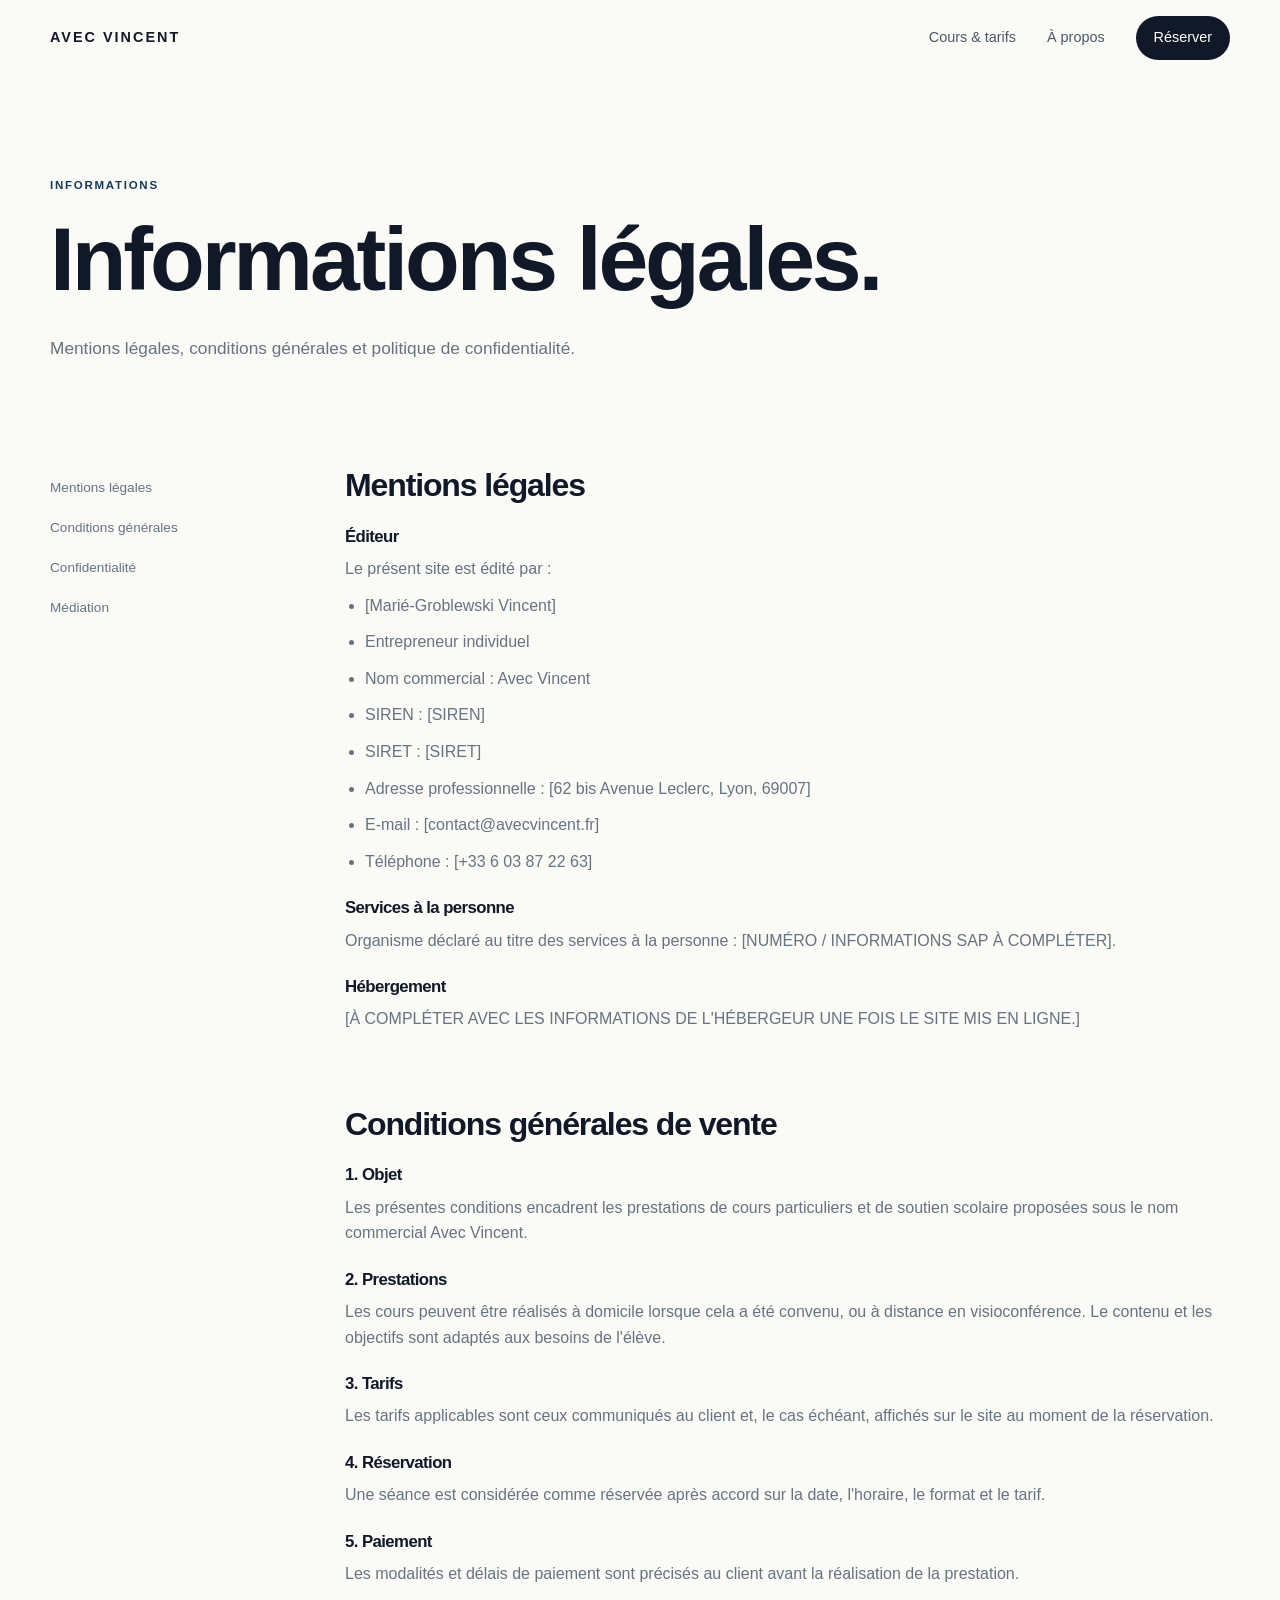
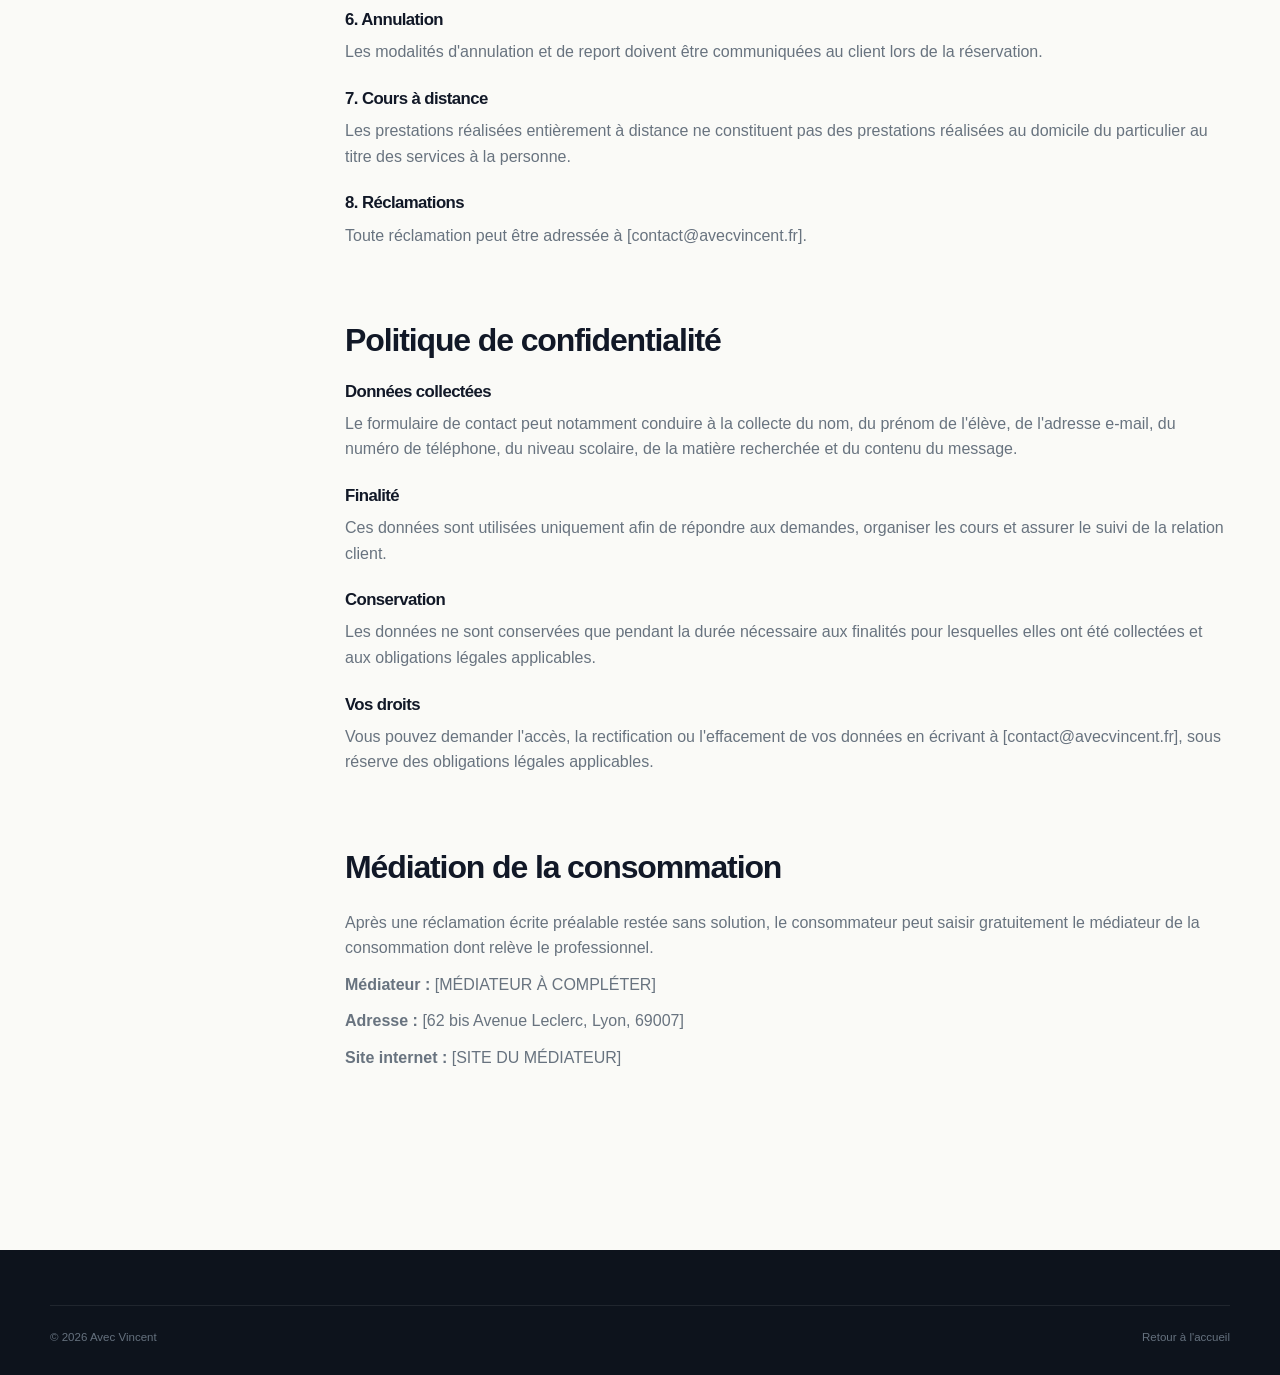
<file: legal.html>
<!DOCTYPE html>

<html lang="fr">

<head>

<meta charset="UTF-8">

<meta
  name="viewport"
  content="width=device-width, initial-scale=1.0"
>

<title>
Informations légales — Avec Vincent
</title>

<meta
  name="robots"
  content="noindex"
>

<link rel="stylesheet" href="style.css">

</head>


<body>


<header class="site-header">

<nav class="navbar">

<a href="index.html" class="logo">
AVEC VINCENT
</a>

<div class="desktop-nav">

<a href="cours.html">
Cours & tarifs
</a>

<a href="a-propos.html">
À propos
</a>

<a
  href="reserver.html"
  class="nav-cta"
>
Réserver
</a>

</div>

<button
  class="menu-button"
  aria-label="Ouvrir le menu"
  aria-expanded="false"
>
<span></span>
<span></span>
</button>

</nav>

</header>


<div class="mobile-menu">

<a href="index.html">Accueil</a>

<a href="cours.html">Cours & tarifs</a>

<a href="a-propos.html">À propos</a>

<a href="reserver.html">Réserver</a>

</div>


<main>


<section class="page-hero">

<div class="container">

<span class="eyebrow">
Informations
</span>

<h1>
Informations légales.
</h1>

<p class="lead">
Mentions légales,
conditions générales
et politique de confidentialité.
</p>

</div>

</section>


<section
  class="section"
  style="padding-top:20px"
>

<div class="container legal-layout">


<nav class="legal-nav">

<a href="#mentions">
Mentions légales
</a>

<a href="#cgv">
Conditions générales
</a>

<a href="#confidentialite">
Confidentialité
</a>

<a href="#mediation">
Médiation
</a>

</nav>


<div class="legal-content">


<section id="mentions">

<h2>
Mentions légales
</h2>


<h3>
Éditeur
</h3>

<p>
Le présent site est édité par :
</p>

<ul>

<li>
[Marié-Groblewski Vincent]
</li>

<li>
Entrepreneur individuel
</li>

<li>
Nom commercial : Avec Vincent
</li>

<li>
SIREN : [SIREN]
</li>

<li>
SIRET : [SIRET]
</li>

<li>
Adresse professionnelle : [62 bis Avenue Leclerc, Lyon, 69007]
</li>

<li>
E-mail : [contact@avecvincent.fr]
</li>

<li>
Téléphone : [+33 6 03 87 22 63]
</li>

</ul>


<h3>
Services à la personne
</h3>

<p>
Organisme déclaré au titre
des services à la personne :
[NUMÉRO / INFORMATIONS SAP À COMPLÉTER].
</p>


<h3>
Hébergement
</h3>

<p>
[À COMPLÉTER AVEC LES INFORMATIONS
DE L'HÉBERGEUR UNE FOIS LE SITE MIS EN LIGNE.]
</p>

</section>


<section id="cgv">

<h2>
Conditions générales de vente
</h2>


<h3>
1. Objet
</h3>

<p>
Les présentes conditions encadrent
les prestations de cours particuliers
et de soutien scolaire proposées
sous le nom commercial Avec Vincent.
</p>


<h3>
2. Prestations
</h3>

<p>
Les cours peuvent être réalisés
à domicile lorsque cela a été convenu,
ou à distance en visioconférence.
Le contenu et les objectifs sont adaptés
aux besoins de l'élève.
</p>


<h3>
3. Tarifs
</h3>

<p>
Les tarifs applicables sont ceux
communiqués au client et,
le cas échéant,
affichés sur le site au moment
de la réservation.
</p>


<h3>
4. Réservation
</h3>

<p>
Une séance est considérée comme réservée
après accord sur la date,
l'horaire,
le format
et le tarif.
</p>


<h3>
5. Paiement
</h3>

<p>
Les modalités et délais de paiement
sont précisés au client
avant la réalisation de la prestation.
</p>


<h3>
6. Annulation
</h3>

<p>
Les modalités d'annulation
et de report doivent être communiquées
au client lors de la réservation.
</p>


<h3>
7. Cours à distance
</h3>

<p>
Les prestations réalisées entièrement
à distance ne constituent pas
des prestations réalisées au domicile
du particulier au titre
des services à la personne.
</p>


<h3>
8. Réclamations
</h3>

<p>
Toute réclamation peut être adressée
à [contact@avecvincent.fr].
</p>

</section>


<section id="confidentialite">

<h2>
Politique de confidentialité
</h2>


<h3>
Données collectées
</h3>

<p>
Le formulaire de contact peut notamment
conduire à la collecte du nom,
du prénom de l'élève,
de l'adresse e-mail,
du numéro de téléphone,
du niveau scolaire,
de la matière recherchée
et du contenu du message.
</p>


<h3>
Finalité
</h3>

<p>
Ces données sont utilisées uniquement
afin de répondre aux demandes,
organiser les cours
et assurer le suivi de la relation client.
</p>


<h3>
Conservation
</h3>

<p>
Les données ne sont conservées
que pendant la durée nécessaire
aux finalités pour lesquelles
elles ont été collectées
et aux obligations légales applicables.
</p>


<h3>
Vos droits
</h3>

<p>
Vous pouvez demander l'accès,
la rectification
ou l'effacement de vos données
en écrivant à [contact@avecvincent.fr],
sous réserve des obligations légales
applicables.
</p>

</section>


<section id="mediation">

<h2>
Médiation de la consommation
</h2>

<p>
Après une réclamation écrite préalable
restée sans solution,
le consommateur peut saisir gratuitement
le médiateur de la consommation
dont relève le professionnel.
</p>

<p>
<strong>
Médiateur :
</strong>
[MÉDIATEUR À COMPLÉTER]
</p>

<p>
<strong>
Adresse :
</strong>
[62 bis Avenue Leclerc, Lyon, 69007]
</p>

<p>
<strong>
Site internet :
</strong>
[SITE DU MÉDIATEUR]
</p>

</section>


</div>

</div>

</section>


</main>


<footer class="site-footer">

<div class="container">

<div class="footer-bottom">

<span>
© <span data-year></span> Avec Vincent
</span>

<a href="index.html">
Retour à l'accueil
</a>

</div>

</div>

</footer>


<script src="script.js"></script>

</body>

</html>
</file>
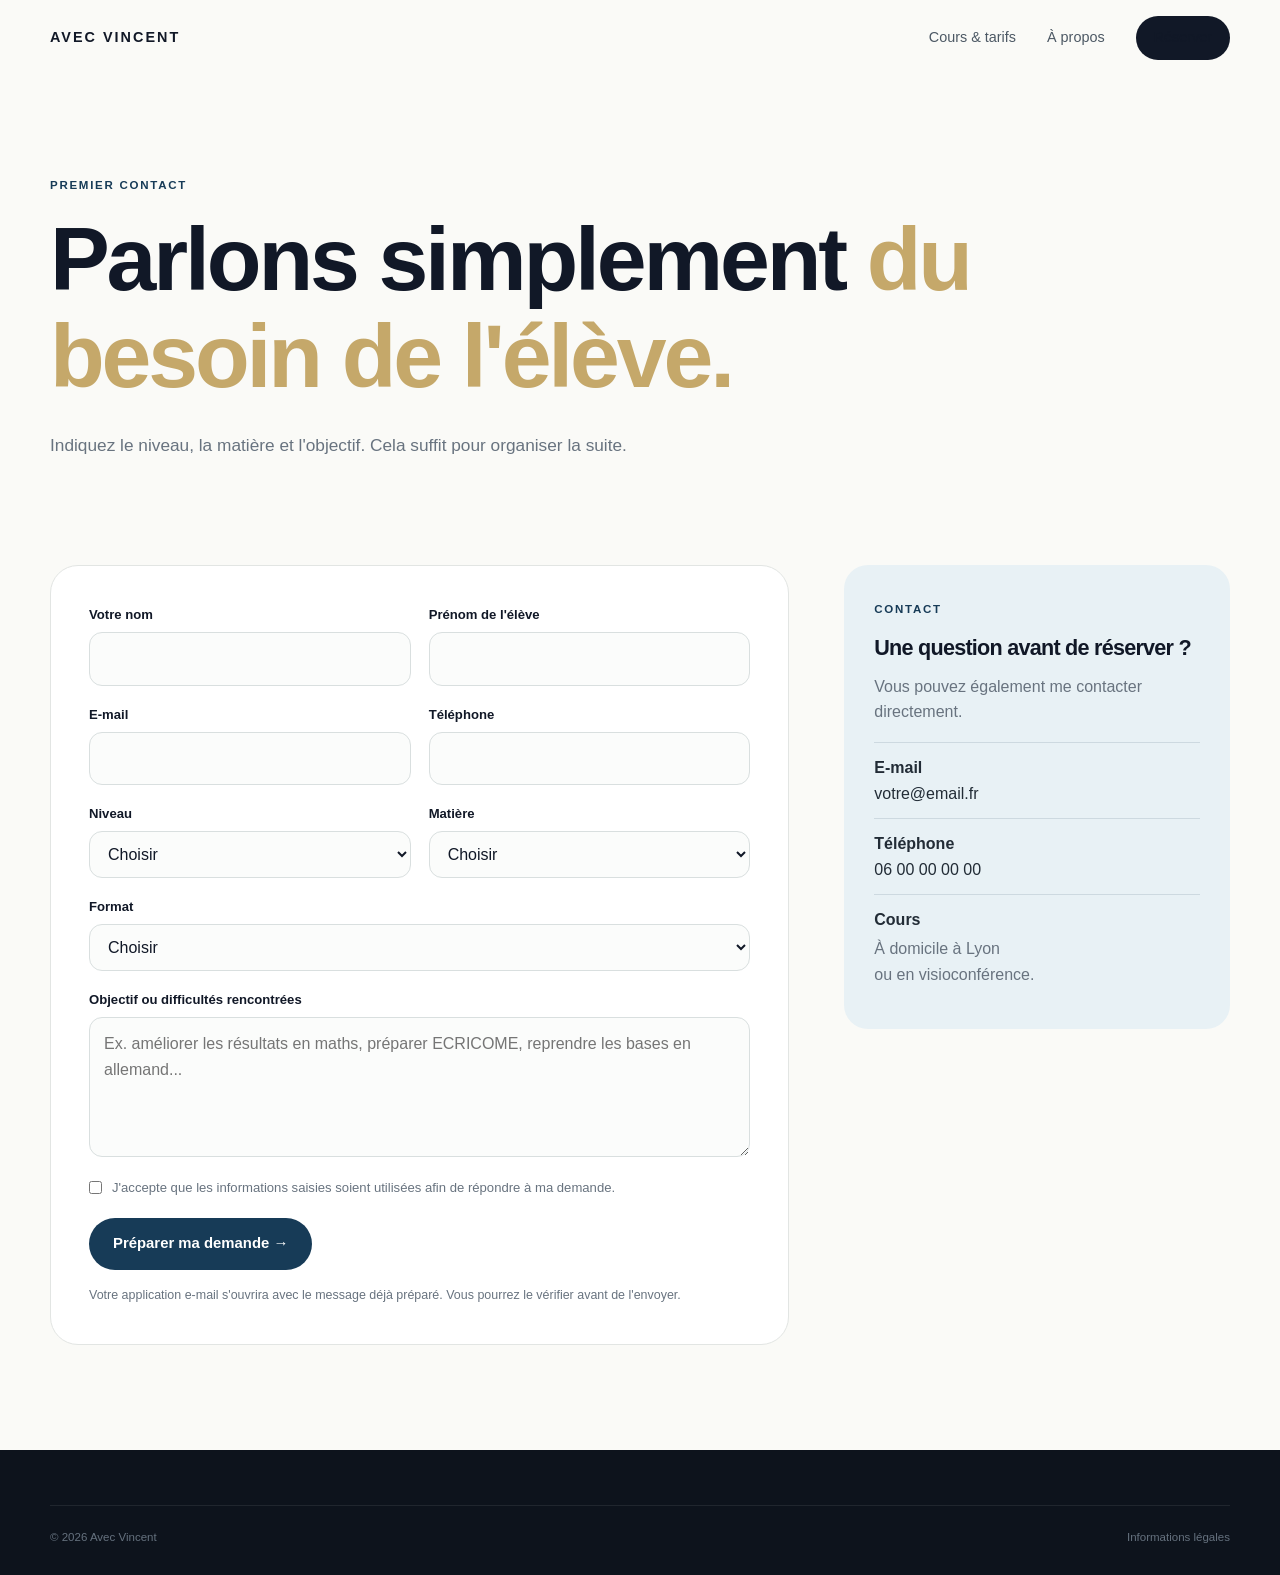
<file: reserver.html>
<!DOCTYPE html>

<html lang="fr">

<head>

<meta charset="UTF-8">

<meta
  name="viewport"
  content="width=device-width, initial-scale=1.0"
>

<title>
Réserver un cours — Avec Vincent
</title>

<meta
  name="description"
  content="Demandez un premier cours particulier à Lyon ou en visioconférence avec Avec Vincent."
>

<link rel="stylesheet" href="style.css">

</head>


<body data-page="booking">


<header class="site-header">

<nav class="navbar">

<a href="index.html" class="logo">
AVEC VINCENT
</a>

<div class="desktop-nav">

<a href="cours.html">
Cours & tarifs
</a>

<a href="a-propos.html">
À propos
</a>

<a
  href="reserver.html"
  class="nav-cta active"
>
Réserver
</a>

</div>

<button
  class="menu-button"
  aria-label="Ouvrir le menu"
  aria-expanded="false"
>
<span></span>
<span></span>
</button>

</nav>

</header>


<div class="mobile-menu">

<a href="index.html">Accueil</a>

<a href="cours.html">Cours & tarifs</a>

<a href="a-propos.html">À propos</a>

<a href="reserver.html">Réserver</a>

</div>


<main>


<section class="page-hero">

<div class="container">

<span class="eyebrow">
Premier contact
</span>

<h1>
Parlons simplement
<span class="gold">
du besoin de l'élève.
</span>
</h1>

<p class="lead">
Indiquez le niveau, la matière et l'objectif.
Cela suffit pour organiser la suite.
</p>

</div>

</section>


<section
  class="section"
  style="padding-top:20px"
>

<div class="container booking-grid">


<div class="form-card">


<form id="bookingForm">


<div class="form-grid">


<div class="form-group">

<label for="name">
Votre nom
</label>

<input
  id="name"
  name="name"
  type="text"
  autocomplete="name"
  required
>

</div>


<div class="form-group">

<label for="student">
Prénom de l'élève
</label>

<input
  id="student"
  name="student"
  type="text"
  required
>

</div>


<div class="form-group">

<label for="email">
E-mail
</label>

<input
  id="email"
  name="email"
  type="email"
  autocomplete="email"
  required
>

</div>


<div class="form-group">

<label for="phone">
Téléphone
</label>

<input
  id="phone"
  name="phone"
  type="tel"
  autocomplete="tel"
  required
>

</div>


<div class="form-group">

<label for="level">
Niveau
</label>

<select
  id="level"
  name="level"
  required
>

<option value="">
Choisir
</option>

<option>
Seconde
</option>

<option>
Première
</option>

<option>
Terminale
</option>

<option>
Prépa ECG — 1re année
</option>

<option>
Prépa ECG — 2e année
</option>

<option>
Prépa ECG — khûbe
</option>

<option>
Autre
</option>

</select>

</div>


<div class="form-group">

<label for="subject">
Matière
</label>

<select
  id="subject"
  name="subject"
  required
>

<option value="">
Choisir
</option>

<option>
Mathématiques
</option>

<option>
Géopolitique / HGGSP
</option>

<option>
Anglais
</option>

<option>
Allemand
</option>

<option>
Méthodologie
</option>

<option>
BAC
</option>

<option>
BCE / ECRICOME
</option>

</select>

</div>


<div class="form-group full">

<label for="format">
Format
</label>

<select
  id="format"
  name="format"
  required
>

<option value="">
Choisir
</option>

<option>
À domicile à Lyon
</option>

<option>
En visioconférence
</option>

<option>
Je ne sais pas encore
</option>

</select>

</div>


<div class="form-group full">

<label for="objective">
Objectif ou difficultés rencontrées
</label>

<textarea
  id="objective"
  name="objective"
  placeholder="Ex. améliorer les résultats en maths, préparer ECRICOME, reprendre les bases en allemand..."
  required
></textarea>

</div>


</div>


<div class="checkbox-row">

<input
  id="privacy"
  type="checkbox"
  required
>

<label
  for="privacy"
  style="font-weight:400;color:#68737f"
>
J'accepte que les informations saisies
soient utilisées afin de répondre
à ma demande.
</label>

</div>


<button
  type="submit"
  class="button button-primary"
>
Préparer ma demande →
</button>


<p
  class="small"
  style="margin-top:16px"
>
Votre application e-mail s'ouvrira
avec le message déjà préparé.
Vous pourrez le vérifier avant de l'envoyer.
</p>


</form>


</div>


<aside class="booking-side">

<span class="eyebrow">
Contact
</span>

<h3>
Une question avant de réserver ?
</h3>

<p>
Vous pouvez également me contacter directement.
</p>


<div class="contact-line">

<strong>
E-mail
</strong>

<br>

<a data-email>
votre@email.fr
</a>

</div>


<div class="contact-line">

<strong>
Téléphone
</strong>

<br>

<a data-phone>
06 00 00 00 00
</a>

</div>


<div class="contact-line">

<strong>
Cours
</strong>

<p style="margin:3px 0 0">
À domicile à Lyon
<br>
ou en visioconférence.
</p>

</div>

</aside>


</div>

</section>


</main>


<footer class="site-footer">

<div class="container">

<div class="footer-bottom">

<span>
© <span data-year></span> Avec Vincent
</span>

<a href="legal.html">
Informations légales
</a>

</div>

</div>

</footer>


<script src="script.js"></script>

</body>

</html>
</file>
<file: style.css>
/* =========================================================
   AVEC VINCENT — DESIGN SYSTEM
   ========================================================= */

:root {
  --bg: #fafaf7;
  --surface: #ffffff;
  --surface-soft: #f2f5f6;

  --navy: #111827;
  --blue: #173b57;
  --blue-hover: #0f2d43;
  --blue-soft: #e8f1f5;

  --gold: #c5a86a;

  --text: #222c36;
  --muted: #68737f;
  --line: #e2e5e3;

  --success: #355e49;

  --radius-sm: 14px;
  --radius: 22px;
  --radius-lg: 34px;

  --shadow:
    0 18px 50px rgba(17, 24, 39, 0.07);

  --max: 1180px;

  --header: 76px;
}


/* =========================================================
   RESET
   ========================================================= */

* {
  box-sizing: border-box;
  margin: 0;
  padding: 0;
}

html {
  scroll-behavior: smooth;
}

body {
  min-height: 100vh;

  font-family:
    -apple-system,
    BlinkMacSystemFont,
    "Segoe UI",
    Helvetica,
    Arial,
    sans-serif;

  background: var(--bg);
  color: var(--text);

  line-height: 1.6;

  -webkit-font-smoothing: antialiased;
}

img {
  max-width: 100%;
  display: block;
}

button,
input,
textarea,
select {
  font: inherit;
}

button,
a {
  -webkit-tap-highlight-color: transparent;
}

a {
  text-decoration: none;
  color: inherit;
}

.container {
  width: min(calc(100% - 40px), var(--max));
  margin-inline: auto;
}


/* =========================================================
   TYPOGRAPHIE
   ========================================================= */

h1,
h2,
h3,
h4 {
  color: var(--navy);

  line-height: 1.08;

  letter-spacing: -0.035em;
}

h1 {
  font-size: clamp(3.2rem, 7vw, 6.4rem);
  font-weight: 660;
}

h2 {
  font-size: clamp(2.3rem, 4.8vw, 4rem);
  font-weight: 640;
}

h3 {
  font-size: 1.35rem;
  font-weight: 650;
}

p {
  color: var(--muted);
}

.lead {
  font-size: 1.08rem;
  line-height: 1.75;

  max-width: 680px;
}

.eyebrow {
  display: inline-block;

  margin-bottom: 17px;

  color: var(--blue);

  font-size: 0.72rem;
  font-weight: 750;

  letter-spacing: 0.15em;
  text-transform: uppercase;
}

.gold {
  color: var(--gold);
}

.small {
  font-size: 0.78rem;
  color: var(--muted);
}


/* =========================================================
   HEADER
   ========================================================= */

.site-header {
  position: fixed;

  top: 0;
  left: 0;
  right: 0;

  z-index: 1000;

  height: var(--header);

  transition:
    background 0.2s ease,
    border-color 0.2s ease,
    box-shadow 0.2s ease;
}

.site-header.scrolled {
  background: rgba(250, 250, 247, 0.93);

  backdrop-filter: blur(18px);
  -webkit-backdrop-filter: blur(18px);

  border-bottom: 1px solid rgba(17, 24, 39, 0.07);
}

.navbar {
  width: min(calc(100% - 40px), var(--max));
  height: 100%;

  margin-inline: auto;

  display: flex;

  justify-content: space-between;
  align-items: center;
}

.logo {
  color: var(--navy);

  font-size: 0.9rem;
  font-weight: 800;

  letter-spacing: 0.14em;
}

.desktop-nav {
  display: flex;
  align-items: center;

  gap: 31px;
}

.desktop-nav a {
  color: #4c5864;

  font-size: 0.9rem;
  font-weight: 520;

  transition: color 0.2s ease;
}

.desktop-nav a:hover,
.desktop-nav a.active {
  color: var(--navy);
}

.desktop-nav .nav-cta {
  color: #ffffff;

  background: var(--navy);

  padding: 10px 18px;

  border-radius: 999px;
}

.desktop-nav .nav-cta:hover {
  color: white;

  background: var(--blue);
}


/* =========================================================
   MOBILE NAV
   ========================================================= */

.menu-button {
  display: none;

  width: 42px;
  height: 42px;

  border: 0;
  border-radius: 50%;

  background: var(--surface);

  cursor: pointer;
}

.menu-button span {
  display: block;

  width: 17px;
  height: 1.5px;

  margin: 4px auto;

  background: var(--navy);
}

.mobile-menu {
  position: fixed;

  inset: var(--header) 0 auto;

  display: none;

  padding: 22px;

  background: rgba(250, 250, 247, 0.98);

  border-bottom: 1px solid var(--line);

  z-index: 999;
}

.mobile-menu.open {
  display: block;
}

.mobile-menu a {
  display: block;

  padding: 15px 3px;

  color: var(--navy);

  font-weight: 600;

  border-bottom: 1px solid var(--line);
}

.mobile-menu a:last-child {
  border: 0;
}


/* =========================================================
   BUTTONS
   ========================================================= */

.button {
  min-height: 52px;

  display: inline-flex;

  align-items: center;
  justify-content: center;

  padding: 0 24px;

  border: 0;
  border-radius: 999px;

  cursor: pointer;

  font-weight: 650;
  font-size: 0.93rem;

  transition:
    transform 0.2s ease,
    background 0.2s ease,
    box-shadow 0.2s ease;
}

.button:hover {
  transform: translateY(-2px);
}

.button-primary {
  color: white;

  background: var(--blue);
}

.button-primary:hover {
  background: var(--blue-hover);
}

.button-dark {
  color: white;

  background: var(--navy);
}

.button-outline {
  color: var(--navy);

  background: rgba(255, 255, 255, 0.55);

  border: 1px solid var(--line);
}


/* =========================================================
   GENERIC SECTIONS
   ========================================================= */

.section {
  padding: 105px 0;
}

.section-soft {
  background: var(--surface-soft);
}

.section-dark {
  background: var(--navy);
}

.section-header {
  max-width: 780px;

  margin-bottom: 52px;
}

.section-header h2 {
  margin-bottom: 20px;
}

.section-dark h2,
.section-dark h3 {
  color: white;
}

.section-dark p {
  color: #a6b1bd;
}

.section-dark .eyebrow {
  color: #bdd4df;
}


/* =========================================================
   PAGE HERO
   ========================================================= */

.page-hero {
  padding:
    calc(var(--header) + 95px)
    0
    85px;
}

.page-hero h1 {
  max-width: 940px;

  margin-bottom: 25px;
}

.page-hero .lead {
  max-width: 730px;
}


/* =========================================================
   HOME HERO
   ========================================================= */

.home-hero {
  min-height: 94vh;

  padding:
    calc(var(--header) + 70px)
    0
    80px;

  display: flex;
  align-items: center;
}

.hero-grid {
  width: 100%;

  display: grid;

  grid-template-columns:
    minmax(0, 1.15fr)
    minmax(310px, 0.7fr);

  gap: 78px;

  align-items: center;
}

.hero-content h1 {
  margin-bottom: 28px;
}

.hero-content .lead {
  margin-bottom: 34px;
}

.hero-actions {
  display: flex;

  flex-wrap: wrap;

  gap: 12px;

  margin-bottom: 32px;
}

.trust-line {
  display: flex;

  flex-wrap: wrap;

  gap: 22px;

  color: var(--muted);

  font-size: 0.84rem;
}

.trust-item {
  display: flex;

  align-items: center;

  gap: 8px;
}

.trust-dot {
  width: 6px;
  height: 6px;

  border-radius: 50%;

  background: var(--gold);
}


/* =========================================================
   PHOTO
   ========================================================= */

.photo-card {
  position: relative;

  overflow: hidden;

  aspect-ratio: 4 / 5;

  border-radius: 36px;

  background:
    linear-gradient(
      145deg,
      #d8e5eb,
      #eef3f4
    );

  box-shadow: var(--shadow);
}

.photo-card img {
  width: 100%;
  height: 100%;

  object-fit: cover;
}

.photo-fallback {
  position: absolute;
  inset: 0;

  display: flex;

  flex-direction: column;

  justify-content: center;
  align-items: center;

  color: #557080;

  text-align: center;
}

.photo-fallback strong {
  color: var(--blue);
}

.avatar {
  width: 105px;
  height: 105px;

  margin-bottom: 20px;

  display: flex;

  align-items: center;
  justify-content: center;

  border-radius: 50%;

  background: rgba(255, 255, 255, 0.58);

  color: var(--blue);

  font-size: 2rem;
  font-weight: 700;
}

.tax-floating {
  position: absolute;

  left: -44px;
  bottom: 40px;

  padding: 18px 21px;

  border-radius: 17px;

  background: rgba(255, 255, 255, 0.96);

  box-shadow:
    0 18px 45px rgba(17, 24, 39, 0.12);
}

.tax-floating strong {
  display: block;

  color: var(--navy);
}

.tax-floating span {
  color: var(--muted);

  font-size: 0.76rem;
}


/* =========================================================
   CREDENTIALS
   ========================================================= */

.credentials {
  background: white;

  border-top: 1px solid var(--line);
  border-bottom: 1px solid var(--line);
}

.credentials-grid {
  display: grid;

  grid-template-columns: repeat(3, 1fr);
}

.credential {
  position: relative;

  padding: 37px;

  text-align: center;
}

.credential + .credential::before {
  content: "";

  position: absolute;

  left: 0;
  top: 28%;

  height: 44%;

  width: 1px;

  background: var(--line);
}

.credential strong {
  display: block;

  color: var(--navy);
}

.credential span {
  color: var(--muted);

  font-size: 0.82rem;
}


/* =========================================================
   CARDS
   ========================================================= */

.cards-3 {
  display: grid;

  grid-template-columns: repeat(3, 1fr);

  gap: 18px;
}

.card {
  padding: 29px;

  border: 1px solid var(--line);
  border-radius: var(--radius);

  background: rgba(255, 255, 255, 0.65);

  transition:
    transform 0.23s ease,
    background 0.23s ease,
    box-shadow 0.23s ease;
}

.card:hover {
  transform: translateY(-4px);

  background: white;

  box-shadow: var(--shadow);
}

.card-number {
  display: block;

  margin-bottom: 39px;

  color: var(--gold);

  font-size: 0.7rem;
  font-weight: 750;
}

.card h3 {
  margin-bottom: 9px;
}

.card-level {
  margin-bottom: 15px;

  color: var(--blue);

  font-size: 0.8rem;
  font-weight: 700;
}

.card p {
  font-size: 0.91rem;
}

.card-link {
  display: inline-block;

  margin-top: 24px;

  color: var(--navy);

  font-size: 0.85rem;
  font-weight: 650;
}


/* =========================================================
   METHOD
   ========================================================= */

.method-grid {
  display: grid;

  grid-template-columns: repeat(4, 1fr);

  margin-top: 55px;

  border-top:
    1px solid rgba(255, 255, 255, 0.14);
}

.method-item {
  padding: 30px 25px 0 0;
}

.method-item + .method-item {
  padding-left: 25px;

  border-left:
    1px solid rgba(255, 255, 255, 0.14);
}

.method-number {
  display: block;

  margin-bottom: 26px;

  color: var(--gold);

  font-size: 0.71rem;
}

.method-item h3 {
  margin-bottom: 10px;
}

.method-item p {
  font-size: 0.87rem;
}


/* =========================================================
   SAP
   ========================================================= */

.sap-box {
  padding: 60px;

  border-radius: var(--radius-lg);

  background: var(--blue-soft);
}

.sap-grid {
  display: grid;

  grid-template-columns: 1.15fr 0.85fr;

  gap: 65px;

  align-items: center;
}

.sap-grid h2 {
  margin-bottom: 20px;
}

.price-example {
  padding: 29px;

  border-radius: var(--radius);

  background: white;
}

.price-example-row {
  display: flex;

  justify-content: space-between;

  padding: 13px 0;

  border-bottom: 1px solid var(--line);
}

.price-example-row:last-child {
  border: 0;
}

.price-example-row.total {
  color: var(--blue);

  font-size: 1.07rem;
  font-weight: 750;
}


/* =========================================================
   ABOUT
   ========================================================= */

.about-grid {
  display: grid;

  grid-template-columns: 0.8fr 1fr;

  gap: 75px;

  align-items: center;
}

.about-copy h2 {
  margin-bottom: 24px;
}

.about-copy p {
  margin-bottom: 18px;
}


/* =========================================================
   PRICE CARDS
   ========================================================= */

.pricing-grid {
  display: grid;

  grid-template-columns: repeat(2, 1fr);

  gap: 20px;
}

.pricing-card {
  padding: 38px;

  border-radius: 26px;

  background: white;

  border: 1px solid var(--line);
}

.pricing-card.featured {
  background: var(--navy);

  border-color: var(--navy);
}

.pricing-card.featured h3,
.pricing-card.featured .price,
.pricing-card.featured li {
  color: white;
}

.pricing-card.featured p {
  color: #aab5c0;
}

.price {
  margin: 25px 0 4px;

  color: var(--navy);

  font-size: 3.2rem;
  font-weight: 680;

  letter-spacing: -0.06em;
}

.price small {
  font-size: 0.9rem;

  font-weight: 500;

  letter-spacing: 0;
}

.tax-price {
  margin-bottom: 25px;

  color: var(--success);

  font-weight: 650;
}

.pricing-card.featured .tax-price {
  color: #bdd9c9;
}

.check-list {
  margin: 25px 0 30px;

  list-style: none;
}

.check-list li {
  margin-bottom: 11px;

  color: var(--text);

  font-size: 0.9rem;
}

.check-list li::before {
  content: "✓";

  margin-right: 9px;

  color: var(--gold);

  font-weight: 750;
}


/* =========================================================
   INFO TABLE
   ========================================================= */

.course-list {
  display: grid;

  gap: 14px;
}

.course-row {
  padding: 25px;

  display: grid;

  grid-template-columns: 220px 1fr;

  gap: 35px;

  border-radius: 18px;

  background: white;

  border: 1px solid var(--line);
}

.course-row h3 {
  font-size: 1.05rem;
}


/* =========================================================
   FAQ
   ========================================================= */

.faq {
  border-top: 1px solid var(--line);
}

.faq-item {
  border-bottom: 1px solid var(--line);
}

.faq-button {
  width: 100%;

  padding: 24px 0;

  display: flex;

  align-items: center;
  justify-content: space-between;

  gap: 20px;

  border: 0;

  background: transparent;

  cursor: pointer;

  color: var(--navy);

  text-align: left;

  font-weight: 650;
}

.faq-icon {
  font-size: 1.25rem;

  transition: transform 0.2s ease;
}

.faq-item.open .faq-icon {
  transform: rotate(45deg);
}

.faq-answer {
  display: none;

  max-width: 800px;

  padding: 0 0 25px;
}

.faq-item.open .faq-answer {
  display: block;
}


/* =========================================================
   FORM
   ========================================================= */

.booking-grid {
  display: grid;

  grid-template-columns:
    minmax(0, 1.15fr)
    minmax(270px, 0.6fr);

  gap: 55px;

  align-items: start;
}

.form-card {
  padding: 38px;

  border: 1px solid var(--line);
  border-radius: 28px;

  background: white;
}

.form-grid {
  display: grid;

  grid-template-columns: repeat(2, 1fr);

  gap: 18px;
}

.form-group {
  display: flex;

  flex-direction: column;

  gap: 7px;
}

.form-group.full {
  grid-column: 1 / -1;
}

label {
  color: var(--navy);

  font-size: 0.82rem;
  font-weight: 650;
}

input,
select,
textarea {
  width: 100%;

  border: 1px solid #d9dfdf;
  border-radius: 13px;

  background: #fbfcfb;

  color: var(--navy);

  outline: none;

  padding: 13px 14px;

  transition:
    border 0.2s ease,
    box-shadow 0.2s ease;
}

textarea {
  min-height: 140px;

  resize: vertical;
}

input:focus,
select:focus,
textarea:focus {
  border-color: var(--blue);

  box-shadow:
    0 0 0 3px rgba(23, 59, 87, 0.08);
}

.checkbox-row {
  display: flex;

  align-items: flex-start;

  gap: 10px;

  margin: 20px 0;
}

.checkbox-row input {
  width: auto;

  margin-top: 4px;
}

.booking-side {
  position: sticky;

  top: 110px;

  padding: 30px;

  border-radius: 24px;

  background: var(--blue-soft);
}

.booking-side h3 {
  margin-bottom: 15px;
}

.booking-side p {
  margin-bottom: 17px;
}

.contact-line {
  padding: 12px 0;

  border-top:
    1px solid rgba(23, 59, 87, 0.13);
}


/* =========================================================
   LEGAL
   ========================================================= */

.legal-layout {
  display: grid;

  grid-template-columns: 230px 1fr;

  gap: 65px;

  align-items: start;
}

.legal-nav {
  position: sticky;

  top: 110px;
}

.legal-nav a {
  display: block;

  padding: 9px 0;

  color: var(--muted);

  font-size: 0.85rem;
}

.legal-content section {
  margin-bottom: 75px;

  scroll-margin-top: 110px;
}

.legal-content h2 {
  margin-bottom: 25px;

  font-size: 2rem;
}

.legal-content h3 {
  margin: 25px 0 10px;

  font-size: 1.05rem;
}

.legal-content p,
.legal-content li {
  margin-bottom: 11px;

  color: var(--muted);
}

.legal-content ul {
  padding-left: 20px;
}


/* =========================================================
   CTA
   ========================================================= */

.final-cta {
  padding: 50px 0 95px;
}

.cta-box {
  padding: 65px;

  display: flex;

  justify-content: space-between;
  align-items: flex-end;

  gap: 40px;

  border-radius: var(--radius-lg);

  background: var(--blue);
}

.cta-box h2 {
  max-width: 660px;

  margin-bottom: 15px;

  color: white;
}

.cta-box p {
  color: #cad7df;
}

.cta-box .button {
  flex-shrink: 0;

  background: white;

  color: var(--navy);
}


/* =========================================================
   FOOTER
   ========================================================= */

.site-footer {
  padding: 55px 0 28px;

  background: #0d131c;

  color: white;
}

.footer-grid {
  display: grid;

  grid-template-columns: 1.5fr 1fr 1fr;

  gap: 55px;

  padding-bottom: 45px;
}

.footer-logo {
  margin-bottom: 15px;

  font-size: 0.9rem;
  font-weight: 800;

  letter-spacing: 0.14em;
}

.footer-description {
  max-width: 360px;

  color: #8995a2;

  font-size: 0.84rem;
}

.footer-title {
  margin-bottom: 15px;

  color: #b7c1cb;

  font-size: 0.68rem;

  letter-spacing: 0.14em;
  text-transform: uppercase;
}

.footer-links {
  display: flex;

  flex-direction: column;

  gap: 9px;
}

.footer-links a {
  color: #8995a2;

  font-size: 0.83rem;
}

.footer-links a:hover {
  color: white;
}

.footer-bottom {
  padding-top: 22px;

  display: flex;

  justify-content: space-between;

  gap: 20px;

  border-top:
    1px solid rgba(255, 255, 255, 0.08);

  color: #65717e;

  font-size: 0.72rem;
}


/* =========================================================
   ANIMATIONS
   ========================================================= */

.reveal {
  opacity: 0;

  transform: translateY(14px);

  transition:
    opacity 0.55s ease,
    transform 0.55s ease;
}

.reveal.visible {
  opacity: 1;

  transform: none;
}


/* =========================================================
   RESPONSIVE
   ========================================================= */

@media (max-width: 900px) {

  .desktop-nav {
    display: none;
  }

  .menu-button {
    display: block;
  }

  .hero-grid,
  .sap-grid,
  .about-grid,
  .booking-grid {
    grid-template-columns: 1fr;
  }

  .home-hero {
    min-height: auto;
  }

  .photo-card {
    max-width: 510px;
  }

  .cards-3 {
    grid-template-columns: repeat(2, 1fr);
  }

  .method-grid {
    grid-template-columns: repeat(2, 1fr);

    border: 0;
  }

  .method-item,
  .method-item + .method-item {
    padding: 27px 25px 27px 0;

    border-left: 0;

    border-top:
      1px solid rgba(255, 255, 255, 0.14);
  }

  .legal-layout {
    grid-template-columns: 1fr;
  }

  .legal-nav {
    display: none;
  }

  .booking-side {
    position: static;
  }

}


@media (max-width: 650px) {

  .container,
  .navbar {
    width: calc(100% - 28px);
  }

  .section {
    padding: 75px 0;
  }

  h1 {
    font-size: clamp(3rem, 15vw, 4.4rem);
  }

  h2 {
    font-size: 2.35rem;
  }

  .home-hero {
    padding-top:
      calc(var(--header) + 50px);
  }

  .page-hero {
    padding-top:
      calc(var(--header) + 60px);
  }

  .hero-actions {
    flex-direction: column;
  }

  .hero-actions .button {
    width: 100%;
  }

  .credentials-grid,
  .cards-3,
  .pricing-grid,
  .footer-grid,
  .form-grid {
    grid-template-columns: 1fr;
  }

  .credential + .credential::before {
    top: 0;
    left: 25%;

    width: 50%;
    height: 1px;
  }

  .tax-floating {
    left: 14px;
    bottom: 18px;
  }

  .sap-box {
    padding: 32px 22px;
  }

  .course-row {
    grid-template-columns: 1fr;

    gap: 8px;
  }

  .form-card {
    padding: 25px 19px;
  }

  .cta-box {
    padding: 40px 23px;

    flex-direction: column;

    align-items: flex-start;
  }

  .cta-box .button {
    width: 100%;
  }

  .footer-bottom {
    flex-direction: column;
  }

}
</file>
